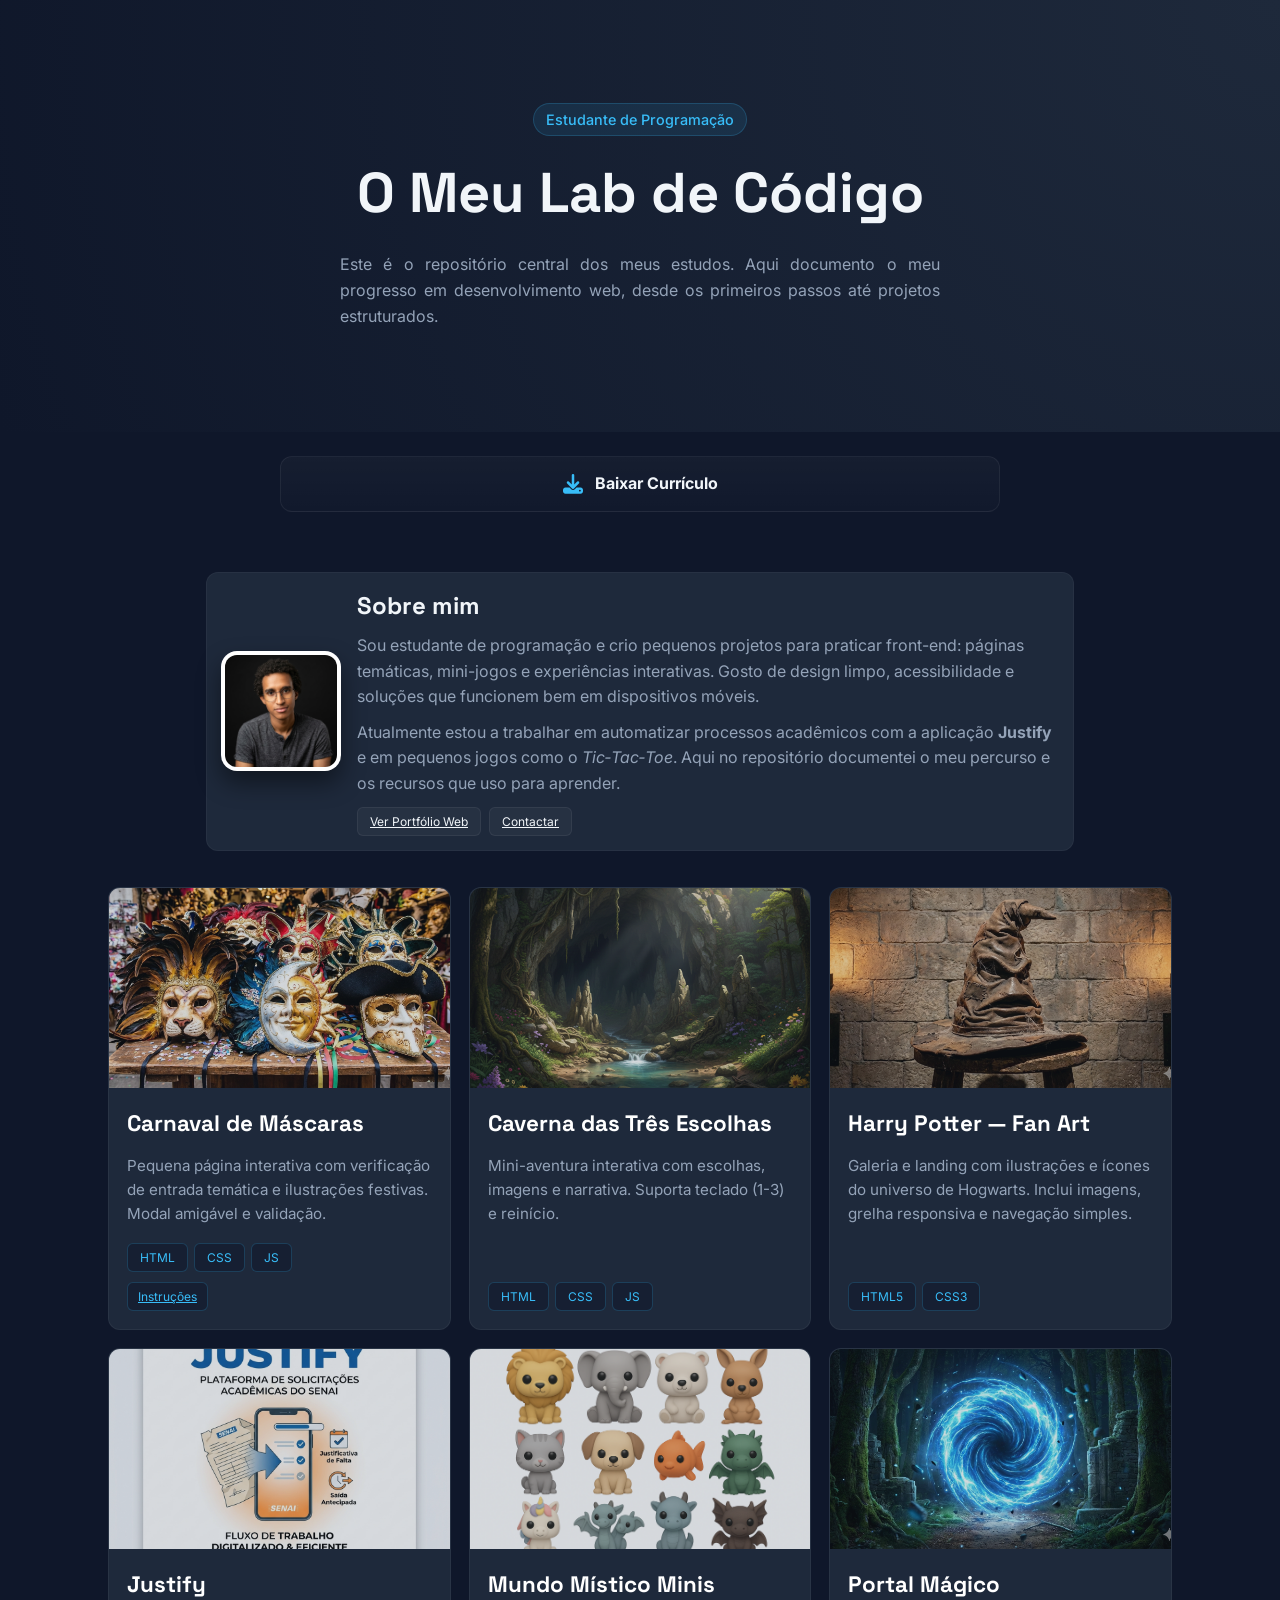
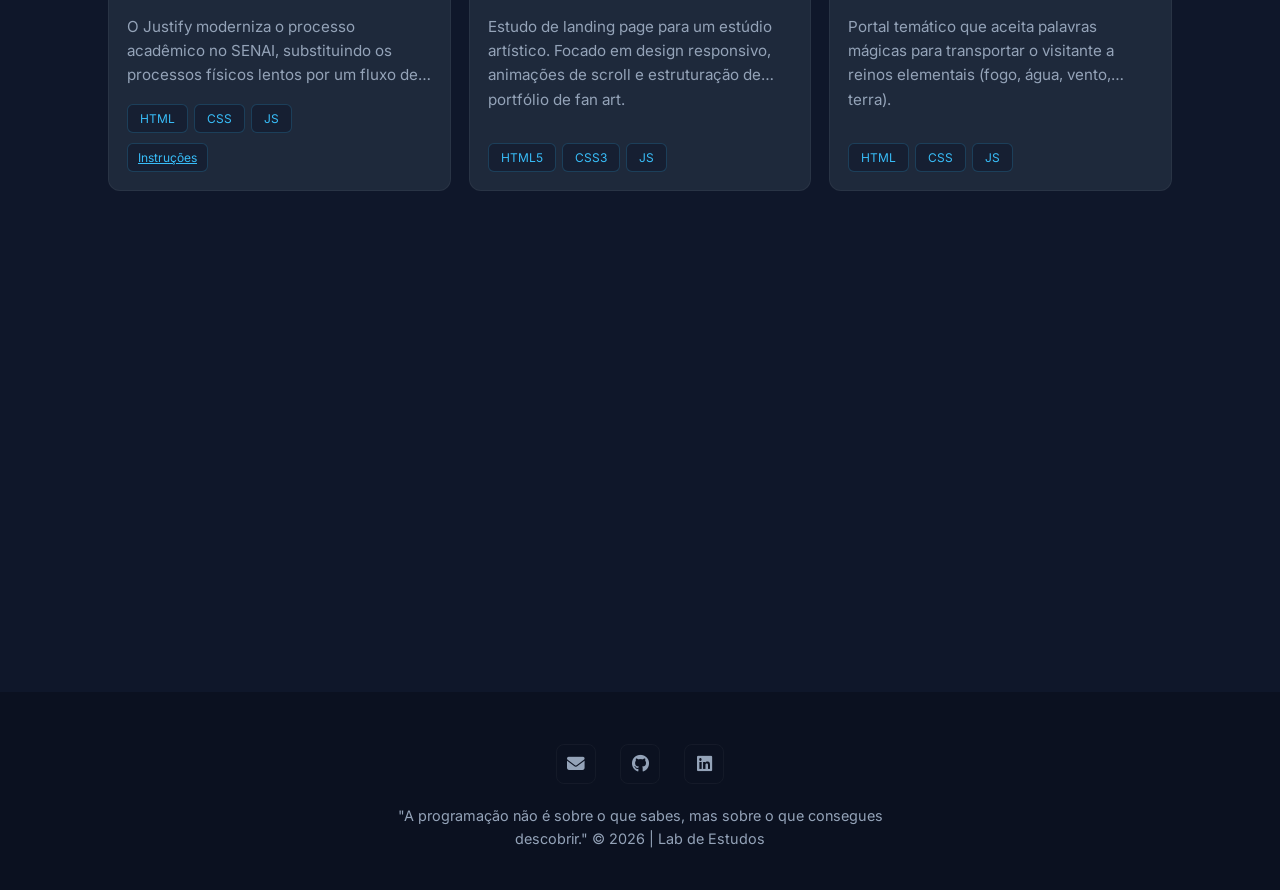
<file: index.html>
<!DOCTYPE html>
<html lang="pt-pt">
<head>
    <meta charset="UTF-8">
    <meta name="viewport" content="width=device-width, initial-scale=1.0">
    <title>Arquivo de Aprendizagem | O Meu Percurso Dev</title>
    <meta name="description" content="Portfólio de estudos e projetos pessoais: mini-jogos, páginas temáticas e exemplos de front-end com HTML, CSS e JavaScript.">
    
    <!-- Fonts -->
    <link rel="preconnect" href="https://fonts.googleapis.com">
    <link rel="preconnect" href="https://fonts.gstatic.com" crossorigin>
    <link href="https://fonts.googleapis.com/css2?family=Inter:wght@300;400;700&family=Space+Grotesk:wght@500;700&display=swap" rel="stylesheet">
    
    <!-- Icons -->
    <link rel="stylesheet" href="https://cdnjs.cloudflare.com/ajax/libs/font-awesome/6.5.2/css/all.min.css" />
    <link rel="stylesheet" href="style.css">
</head>
<body>

    <header>
        <div class="profile-tag reveal">Estudante de Programação</div>
        <h1 class="reveal">O Meu Lab de Código</h1>
        <p class="reveal">Este é o repositório central dos meus estudos. Aqui documento o meu progresso em desenvolvimento web, desde os primeiros passos até projetos estruturados.</p>
    </header>

    <!-- CTA: Barra centralizada de download do Currículo -->
    <div class="download-cta-wrapper reveal">
        <a href="Portfolio/Curriculo-Maiderson.pdf" download class="download-cta" aria-label="Baixar Currículo">
            <i class="fas fa-download" aria-hidden="true"></i>
            <span>Baixar Currículo</span>
        </a>
    </div>

    <!-- SEÇÃO: SOBRE MIM -->
    <section class="about-section reveal" aria-labelledby="sobre-titulo">
        <div class="about-inner">
            <div class="about-thumb" aria-hidden="true">
                <img src="Maiderson.png" alt="Maiderson" class="about-avatar" width="120" height="120">
            </div>
            <div class="about-content">
                <h2 id="sobre-titulo">Sobre mim</h2>
                <p>Sou estudante de programação e crio pequenos projetos para praticar front-end: páginas temáticas, mini-jogos e experiências interativas. Gosto de design limpo, acessibilidade e soluções que funcionem bem em dispositivos móveis.</p>
                <p>Atualmente estou a trabalhar em automatizar processos acadêmicos com a aplicação <strong>Justify</strong> e em pequenos jogos como o <em>Tic‑Tac‑Toe</em>. Aqui no repositório documentei o meu percurso e os recursos que uso para aprender.</p>
                <div class="about-actions">
                    <a href="https://maidersoncriativodigital-gif.github.io/Portf-lio_Web-/" class="tech-badge">Ver Portfólio Web</a>
                    <a href="#social-links" class="tech-badge">Contactar</a>
                </div>
            </div>
        </div>
    </section>

    <main class="projects-section">
        <div class="projects-grid">

            <!-- PROJETO: CARNAVAL DE MÁSCARAS -->
            <div class="project-card reveal" data-href="Carnaval-de-Mascaras/index.html">
                <div class="project-thumb">
                    <img src="Carnaval-de-Mascaras/Máscaras.png" alt="Carnaval de Máscaras">
                </div>
                <div class="project-content">
                    <h3>Carnaval de Máscaras</h3>
                    <p>Pequena página interativa com verificação de entrada temática e ilustrações festivas. Modal amigável e validação.</p>
                    <div class="tech-stack">
                        <span class="tech-badge">HTML</span>
                        <span class="tech-badge">CSS</span>
                        <span class="tech-badge">JS</span>
                    </div>
                    <div class="project-links">
                        <a href="Carnaval-de-Mascaras/INSTRUCTIONS.md" class="tech-badge" target="_blank">Instruções</a>
                    </div>
                </div>
            </div>

            <!-- PROJETO: CAVERNA DAS TRÊS ESCOLHAS -->
            <div class="project-card reveal" data-href="Caverna-das-Tres-Escolhas/index.html">
                <div class="project-thumb">
                    <img src="Caverna-das-Tres-Escolhas/Caverna.png" alt="Caverna das Três Escolhas">
                </div>
                <div class="project-content">
                    <h3>Caverna das Três Escolhas</h3>
                    <p>Mini-aventura interativa com escolhas, imagens e narrativa. Suporta teclado (1-3) e reinício.</p>
                    <div class="tech-stack">
                        <span class="tech-badge">HTML</span>
                        <span class="tech-badge">CSS</span>
                        <span class="tech-badge">JS</span>
                    </div>
                </div>
            </div>

            <!-- PROJETO: HARRY POTTER -->
            <div class="project-card reveal" data-href="Harry-Potter/index.html">
                <div class="project-thumb">
                    <img src="Harry-Potter/Chapéu Seletor.jpg" alt="Harry Potter">
                </div>
                <div class="project-content">
                    <h3>Harry Potter — Fan Art</h3>
                    <p>Galeria e landing com ilustrações e ícones do universo de Hogwarts. Inclui imagens, grelha responsiva e navegação simples.</p>
                    <div class="tech-stack">
                        <span class="tech-badge">HTML5</span>
                        <span class="tech-badge">CSS3</span>
                    </div>
                </div>
            </div>

            <!-- PROJETO: JUSTIFY -->
            <div class="project-card reveal" data-href="Justify/index.html">
                <div class="project-thumb">
                    <img src="Justify/justify.png" alt="Justify">
                </div>
                <div class="project-content">
                    <h3>Justify</h3>
                    <p>O Justify moderniza o processo acadêmico no SENAI, substituindo os processos físicos lentos por um fluxo de trabalho (workflow) digitalizado.</p>
                    <div class="tech-stack">
                        <span class="tech-badge">HTML</span>
                        <span class="tech-badge">CSS</span>
                        <span class="tech-badge">JS</span>
                    </div>
                    <div class="project-links">
                        <a href="Justify/INSTRUCTIONS.md" class="tech-badge" target="_blank">Instruções</a>
                    </div>
                </div>
            </div>

            <!-- PROJETO 1: MUNDO MÍSTICO -->
            <div class="project-card reveal" data-href="Mundo-Mini/index.html">
                <div class="project-thumb">
                    <img src="Mundo-Mini/Coleção.png" alt="Mundo Místico">
                </div>
                <div class="project-content">
                    <h3>Mundo Místico Minis</h3>
                    <p>Estudo de landing page para um estúdio artístico. Focado em design responsivo, animações de scroll e estruturação de portfólio de fan art.</p>
                    <div class="tech-stack">
                        <span class="tech-badge">HTML5</span>
                        <span class="tech-badge">CSS3</span>
                        <span class="tech-badge">JS</span>
                    </div>
                </div>
            </div>

            <!-- PROJETO: PORTAL MÁGICO -->
            <div class="project-card reveal" data-href="Portal-Magico/index.html">
                <div class="project-thumb">
                    <img src="Portal-Magico/Portal.png" alt="Portal Mágico">
                </div>
                <div class="project-content">
                    <h3>Portal Mágico</h3>
                    <p>Portal temático que aceita palavras mágicas para transportar o visitante a reinos elementais (fogo, água, vento, terra).</p>
                    <div class="tech-stack">
                        <span class="tech-badge">HTML</span>
                        <span class="tech-badge">CSS</span>
                        <span class="tech-badge">JS</span>
                    </div>
                </div>
            </div>

            <!-- PROJETO: RECEITAS -->
            <div class="project-card reveal" data-href="Receitas/index.html">
                <div class="project-thumb">
                    <img src="Receitas/Bolo de Chocolate Finalizado.jpg" alt="Receitas - Bolo de Chocolate">
                </div>
                <div class="project-content">
                    <h3>Receitas — Bolo</h3>
                    <p>Pequeno site de receitas com passo-a-passo, imagens do processo e layout pensado para leitura clara em dispositivos móveis.</p>
                    <div class="tech-stack">
                        <span class="tech-badge">HTML5</span>
                        <span class="tech-badge">CSS</span>
                    </div>
                </div>
            </div>

            <!-- PROJETO: TIC-TAC-TOE -->
            <div class="project-card reveal" data-href="Jogo-da-Velha/index.html">
                <div class="project-thumb">
                    <img src="Jogo-da-Velha/thumbnail.svg" alt="Tic Tac Toe">
                </div>
                <div class="project-content">
                    <h3>Tic-Tac-Toe</h3>
                    <p>Jogo clássico implementado com HTML, CSS e JavaScript. Inclui lógica de jogador contra jogador e visualização interativa.</p>
                    <div class="tech-stack">
                        <span class="tech-badge">HTML5</span>
                        <span class="tech-badge">CSS3</span>
                        <span class="tech-badge">JS</span>
                    </div>
                    <div class="project-links">
                        <a href="Jogo-da-Velha/INSTRUCTIONS.md" class="tech-badge" target="_blank">Instruções</a>
                    </div>
                </div>
            </div>

        </div>
    </main>

    <footer>
        <div id="social-links" class="social-links">
            <a href="mailto:maidersoncriativodigital@gmail.com" title="Enviar email" class="social-email"><i class="fas fa-envelope"></i></a>
            <a href="https://maidersoncriativodigital-gif.github.io/Hub-de-Projetos/" target="_blank" rel="noopener noreferrer"><i class="fab fa-github"></i></a>
            <a href="https://www.linkedin.com/in/maiderson-junio-257018354?utm_source=share_via&utm_content=profile&utm_medium=member_android" target="_blank" rel="noopener noreferrer"><i class="fab fa-linkedin"></i></a>
        </div>
        <p style="font-size: 0.9rem; color: var(--text-secondary); max-width: 500px; margin: 0 auto;">
            "A programação não é sobre o que sabes, mas sobre o que consegues descobrir." &copy; 2026 | Lab de Estudos
        </p>
    </footer>
    <script src="script.js" defer></script>
</body>
</html>
</file>
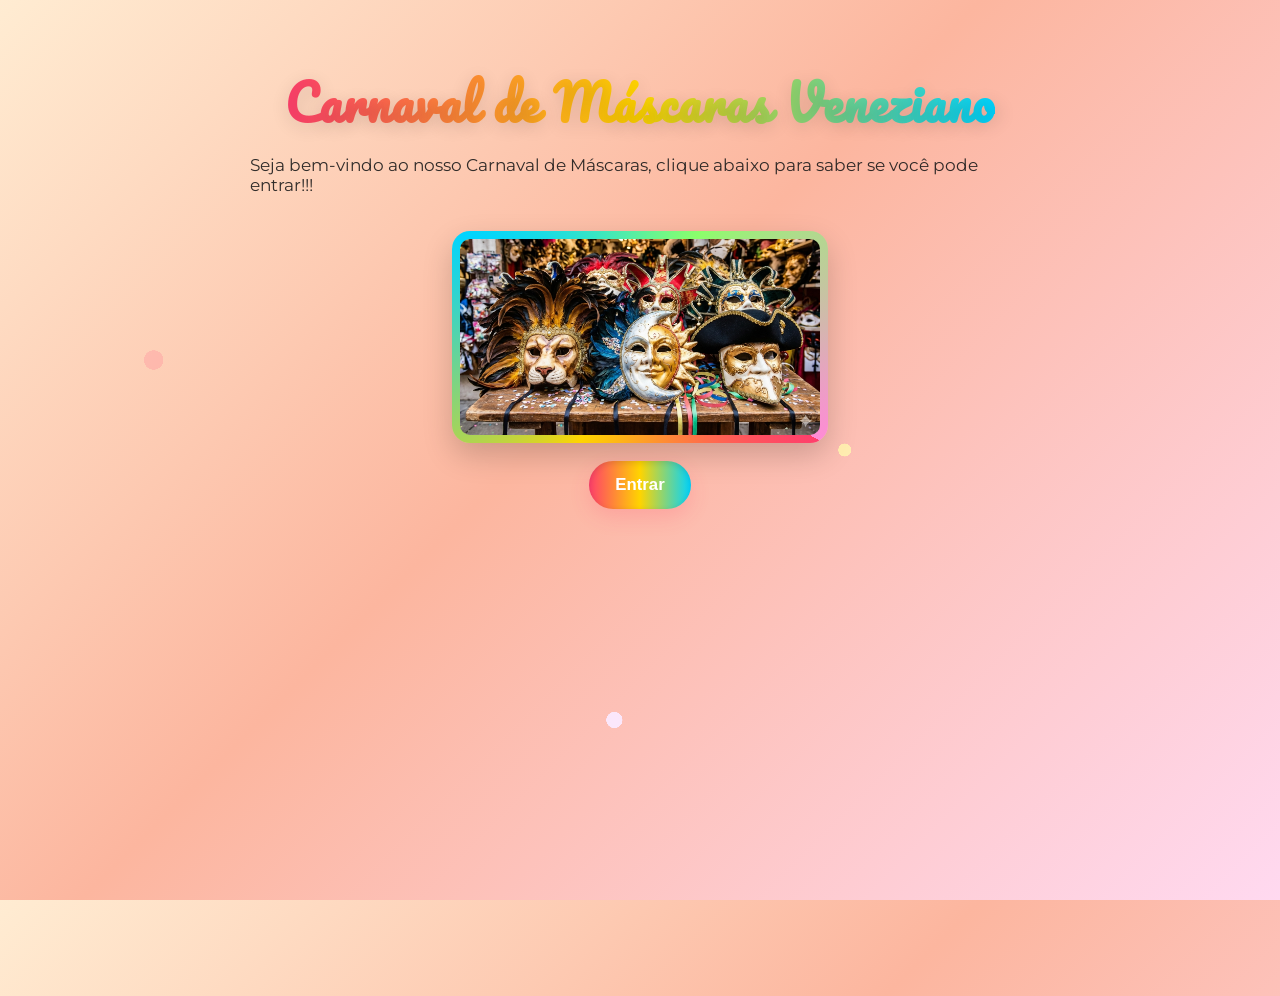
<file: Carnaval-de-Mascaras/index.html>
<!DOCTYPE html>
<html lang="pt-br">
<head>
    <meta charset="UTF-8">
    <meta name="viewport" content="width=device-width, initial-scale=1.0">
    <title>Entrada no Carnaval de Máscaras Veneziano</title>
    <link rel="stylesheet" href="style.css">
</head>
<body>
    <h1>Carnaval de Máscaras Veneziano</h1>

    <p>
        Seja bem-vindo ao nosso Carnaval de Máscaras, clique abaixo para saber se você pode entrar!!!
    </p>

    <img src="Máscaras.png" alt="Máscaras Coloridas" id="máscara">

    <button id="entrada">Entrar</button>

    <!-- Modal de entrada (inicialmente escondido) -->
    <div id="modal" class="modal" hidden>
        <div class="modal-dialog" role="dialog" aria-modal="true" aria-labelledby="modal-title">
            <button class="modal-close" aria-label="Fechar modal">×</button>
            <h2 id="modal-title">Verificar entrada</h2>

            <form id="entrada-form">
                <label for="nome">Nome</label>
                <input id="nome" name="nome" type="text" autocomplete="name" required />

                <label for="idade">Idade</label>
                <input id="idade" name="idade" type="number" min="0" inputmode="numeric" required />

                <label for="mascara">Está usando máscara?</label>
                <select id="mascara" name="mascara">
                    <option value="sim">Sim</option>
                    <option value="nao">Não</option>
                </select>

                <div class="modal-actions">
                    <button type="submit" class="btn-primary">Verificar</button>
                    <button type="button" id="btn-cancel" class="btn-secondary">Cancelar</button>
                </div>
            </form>

            <div id="resultado" class="resultado" hidden></div>
        </div>
    </div>

    <script src="script.js" defer></script>
</body>
</html>
</file>
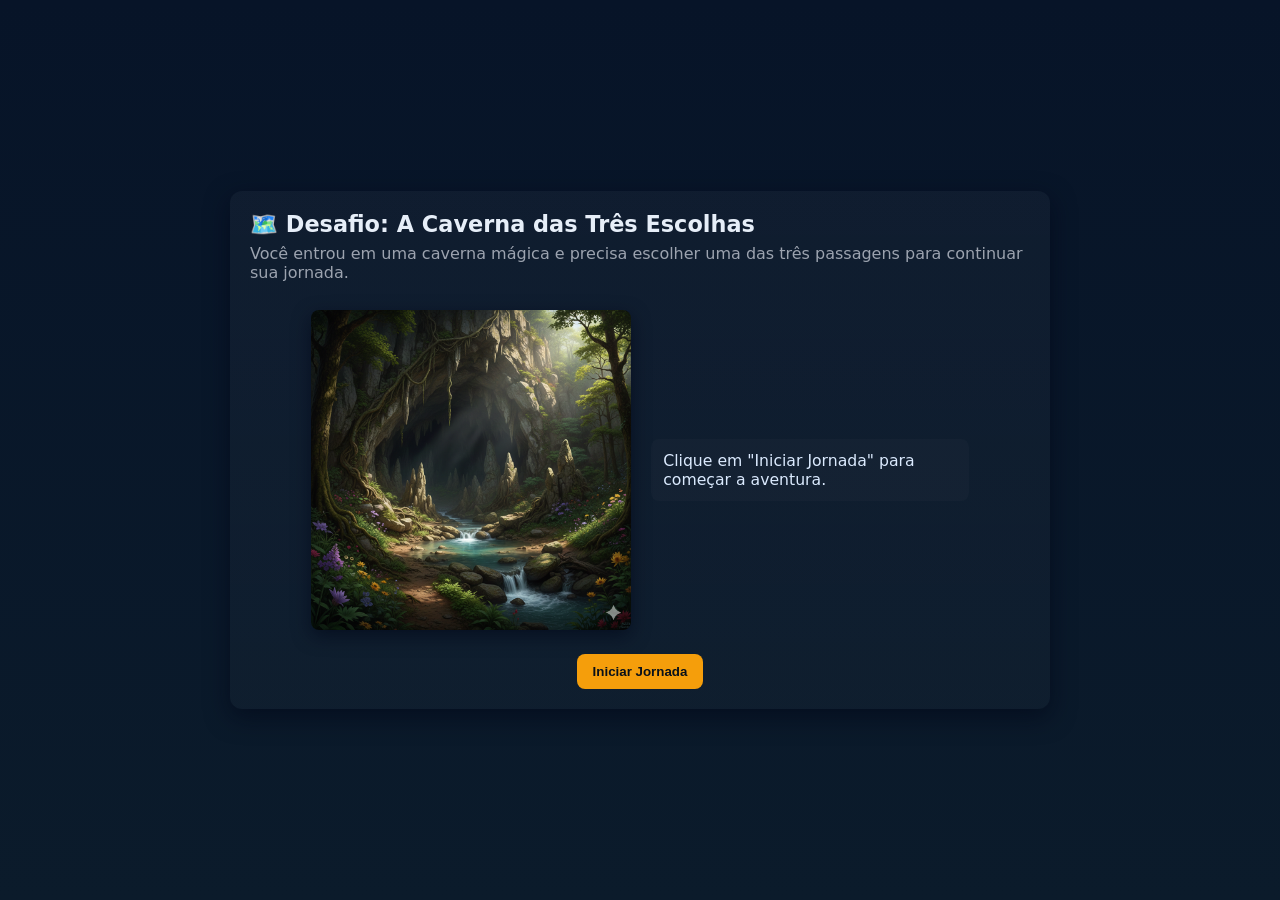
<file: Caverna-das-Tres-Escolhas/index.html>
<!DOCTYPE html>
<html lang="pt-br">
  <head>
  <meta charset="UTF-8">
  <title>Desafio - Caverna das Três Escolhas</title>
  <link rel="stylesheet" href="style.css">
  </head>
<body>
  <div class="container">
    <header>
      <h2>🗺️ Desafio: A Caverna das Três Escolhas</h2>
      <p id="intro">Você entrou em uma caverna mágica e precisa escolher uma das três passagens para continuar sua jornada.</p>
    </header>

    <main>
      <div class="stage">
        <img src="Caverna.png" alt="Entrada de uma caverna!" id="Image">
        <div id="narrativa" aria-live="polite">Clique em "Iniciar Jornada" para começar a aventura.</div>
      </div>

      <div class="controls">
        <button id="start" class="primary">Iniciar Jornada</button>
        <div class="choices" id="choices" aria-hidden="true">
          <button class="choice" data-choice="1" disabled>Passagem 1</button>
          <button class="choice" data-choice="2" disabled>Passagem 2</button>
          <button class="choice" data-choice="3" disabled>Passagem 3</button>
        </div>
        <button id="reset" class="secondary" aria-hidden="true" style="display:none">Reiniciar</button>
      </div>
    </main>
  </div>

  <script src="script.js"></script>
</body>
</html>
</file>
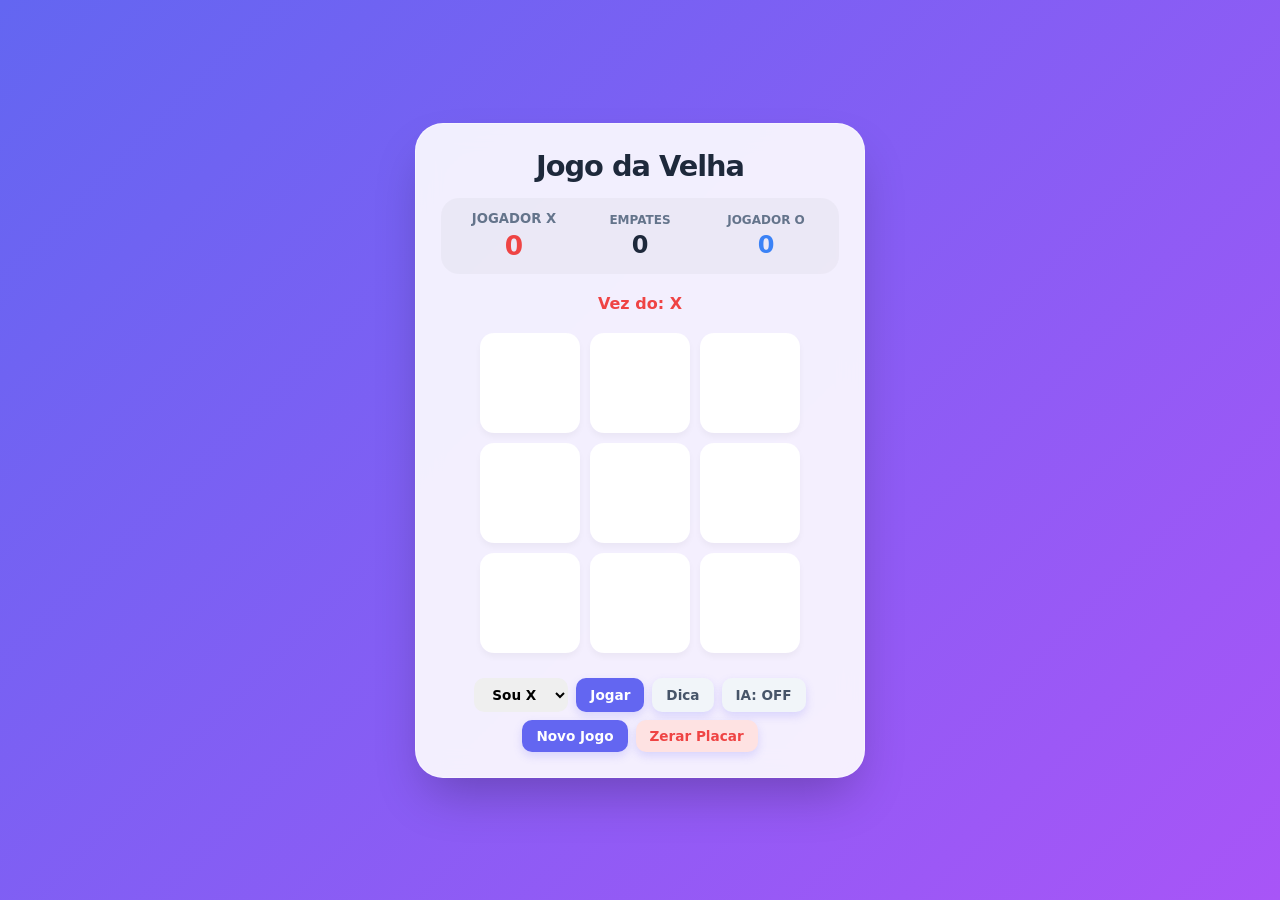
<file: Jogo-da-Velha/index.html>
<!DOCTYPE html>
<html lang="pt-br">
<head>
    <meta charset="UTF-8">
    <meta name="viewport" content="width=device-width, initial-scale=1.0">
    <title>Jogo da Velha Pro</title>
    <link rel="stylesheet" href="style.css">
</head>
<body>
    <div class="container">
        <h1>Jogo da Velha</h1>
        
        <div class="scoreboard">
            <div class="score-item" id="item-x">
                <span class="score-label">Jogador X</span>
                <span class="score-value" id="score-x">0</span>
            </div>
            <div class="score-item">
                <span class="score-label">Empates</span>
                <span class="score-value" id="score-draws">0</span>
            </div>
            <div class="score-item" id="item-o">
                <span class="score-label">Jogador O</span>
                <span class="score-value" id="score-o">0</span>
            </div>
        </div>

    <div id="status" aria-live="polite">Vez do: X</div>
    <div class="board" id="board" role="grid" aria-label="Tabuleiro do Jogo da Velha"></div>
        
        <div class="controls">
            <select id="sideSelect">
                <option value="X">Sou X</option>
                <option value="O">Sou O</option>
            </select>
            <button id="confirmSide">Jogar</button>
            <button id="suggest" class="secondary">Dica</button>
            <button id="aiToggle" class="secondary">IA: OFF</button>
            <button id="reset">Novo Jogo</button>
            <button id="clearScore" class="danger">Zerar Placar</button>
        </div>
    </div>

    <script src="script.js" defer></script>
</body>
</html>
</file>
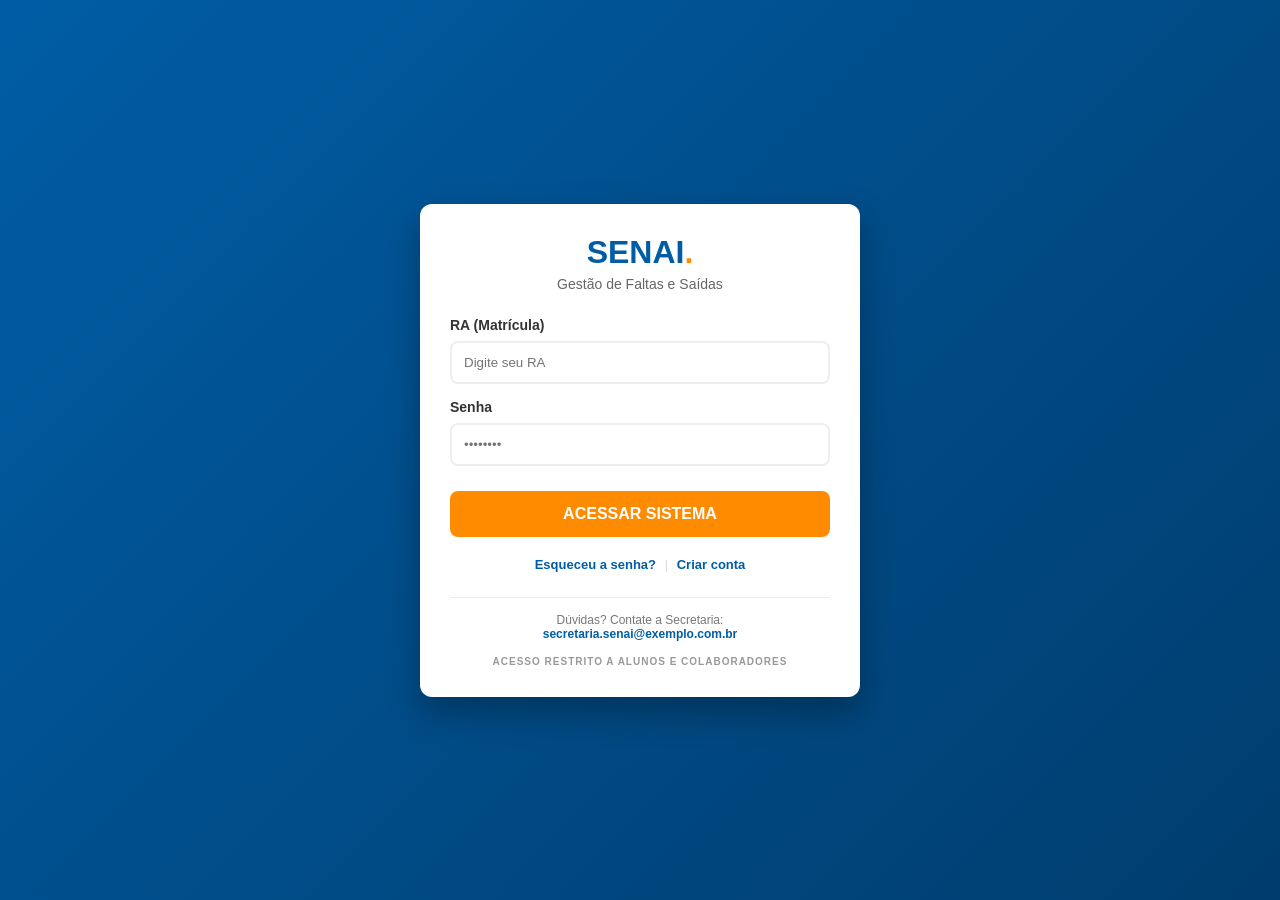
<file: Justify/index.html>
<!DOCTYPE html>
<html lang="pt-br">
<head>
    <meta charset="UTF-8">
    <meta name="viewport" content="width=device-width, initial-scale=1.0">
    <title>Login - Sistema SGA SENAI</title>
    <style>
        :root {
            --senai-blue: #005DA5;
            --senai-orange: #FF8C00;
        }

        body {
            font-family: 'Segoe UI', sans-serif;
            background: linear-gradient(135deg, var(--senai-blue) 0%, #003d6e 100%);
            height: 100vh;
            margin: 0;
            display: flex;
            justify-content: center;
            align-items: center;
        }

        .login-card {
            background: white;
            padding: 30px;
            border-radius: 12px;
            box-shadow: 0 15px 35px rgba(0,0,0,0.3);
            width: 100%;
            max-width: 380px;
            text-align: center;
        }

        .logo-area {
            font-size: 32px;
            font-weight: bold;
            color: var(--senai-blue);
            margin-bottom: 5px;
        }

        .logo-area span { color: var(--senai-orange); }

        .subtitle { color: #666; margin-bottom: 25px; font-size: 14px; margin-top: 0; }

        /* CORREÇÃO: Ocultar erro por padrão */
        #erro {
            display: none;
            background: #f8d7da;
            color: #721c24;
            padding: 10px;
            border-radius: 5px;
            margin-bottom: 20px;
            font-size: 13px;
            border: 1px solid #f5c6cb;
        }

        .input-group {
            text-align: left;
            margin-bottom: 15px;
        }

        label {
            display: block;
            margin-bottom: 8px;
            font-weight: 600;
            color: #333;
            font-size: 14px;
        }

        input {
            width: 100%;
            padding: 12px;
            border: 2px solid #eee;
            border-radius: 8px;
            box-sizing: border-box;
            transition: 0.3s;
        }

        input:focus {
            border-color: var(--senai-orange);
            outline: none;
        }

        .btn-login {
            width: 100%;
            background: var(--senai-orange);
            color: white;
            padding: 14px;
            border: none;
            border-radius: 8px;
            font-size: 16px;
            font-weight: bold;
            cursor: pointer;
            transition: 0.3s;
            margin-top: 10px;
        }

        .btn-login:hover {
            background: #e67e00;
            transform: translateY(-2px);
        }

        .footer-links {
            margin-top: 20px;
            font-size: 13px;
            color: #666;
        }

        .link-footer {
            color: var(--senai-blue);
            text-decoration: none;
            font-weight: 600;
        }

        .restrito {
            display: block;
            margin-top: 15px;
            font-size: 10px;
            color: #999;
            text-transform: uppercase;
            letter-spacing: 1px;
        }

        .footer-contato {
            margin-top: 25px;
            padding-top: 15px;
            border-top: 1px solid #eee;
            font-size: 12px;
            color: #777;
        }

        .footer-contato a {
            color: var(--senai-blue);
            text-decoration: none;
            font-weight: bold;
        }
    </style>
</head>
<body>

<div class="login-card">
    <div class="logo-area">SENAI<span>.</span></div>
    <p class="subtitle">Gestão de Faltas e Saídas</p>

    <div id="erro">RA ou Senha incorretos!</div>

    <form id="loginForm">
        <div class="input-group">
            <label>RA (Matrícula)</label>
            <input type="text" id="ra" placeholder="Digite seu RA" maxlength="10" required>
        </div>

        <div class="input-group">
            <label>Senha</label>
            <input type="password" id="senha" placeholder="••••••••" required>
        </div>

        <button type="submit" class="btn-login">ACESSAR SISTEMA</button>
    </form>

    <div class="footer-links">
        <a href="#" class="link-footer">Esqueceu a senha?</a> 
        <span style="color: #ddd; margin: 0 5px;">|</span>
        <a href="#" class="link-footer">Criar conta</a>
    </div>

    <div class="footer-contato">
        Dúvidas? Contate a Secretaria: <br>
        <a href="mailto:secretaria.senai@exemplo.com.br">secretaria.senai@exemplo.com.br</a>
    </div>

    <strong class="restrito">Acesso Restrito a Alunos e Colaboradores</strong>
</div>

<script>
    document.getElementById('loginForm').addEventListener('submit', function(e) {
        e.preventDefault();
        const ra = document.getElementById('ra').value;
        const senha = document.getElementById('senha').value;
        const erroDiv = document.getElementById('erro');

        // Lógica de Redirecionamento
        if (ra === "admin" && senha === "1234") {
            window.location.href = "dashboard.html"; // Vai para a secretaria
        } else if (ra.length >= 5 && senha.length >= 4) {
            window.location.href = "dashboard_aluno.html"; // Vai para o portal do aluno
        } else {
            erroDiv.style.display = 'block';
        }
    });
</script>

</body>
</html>
</file>
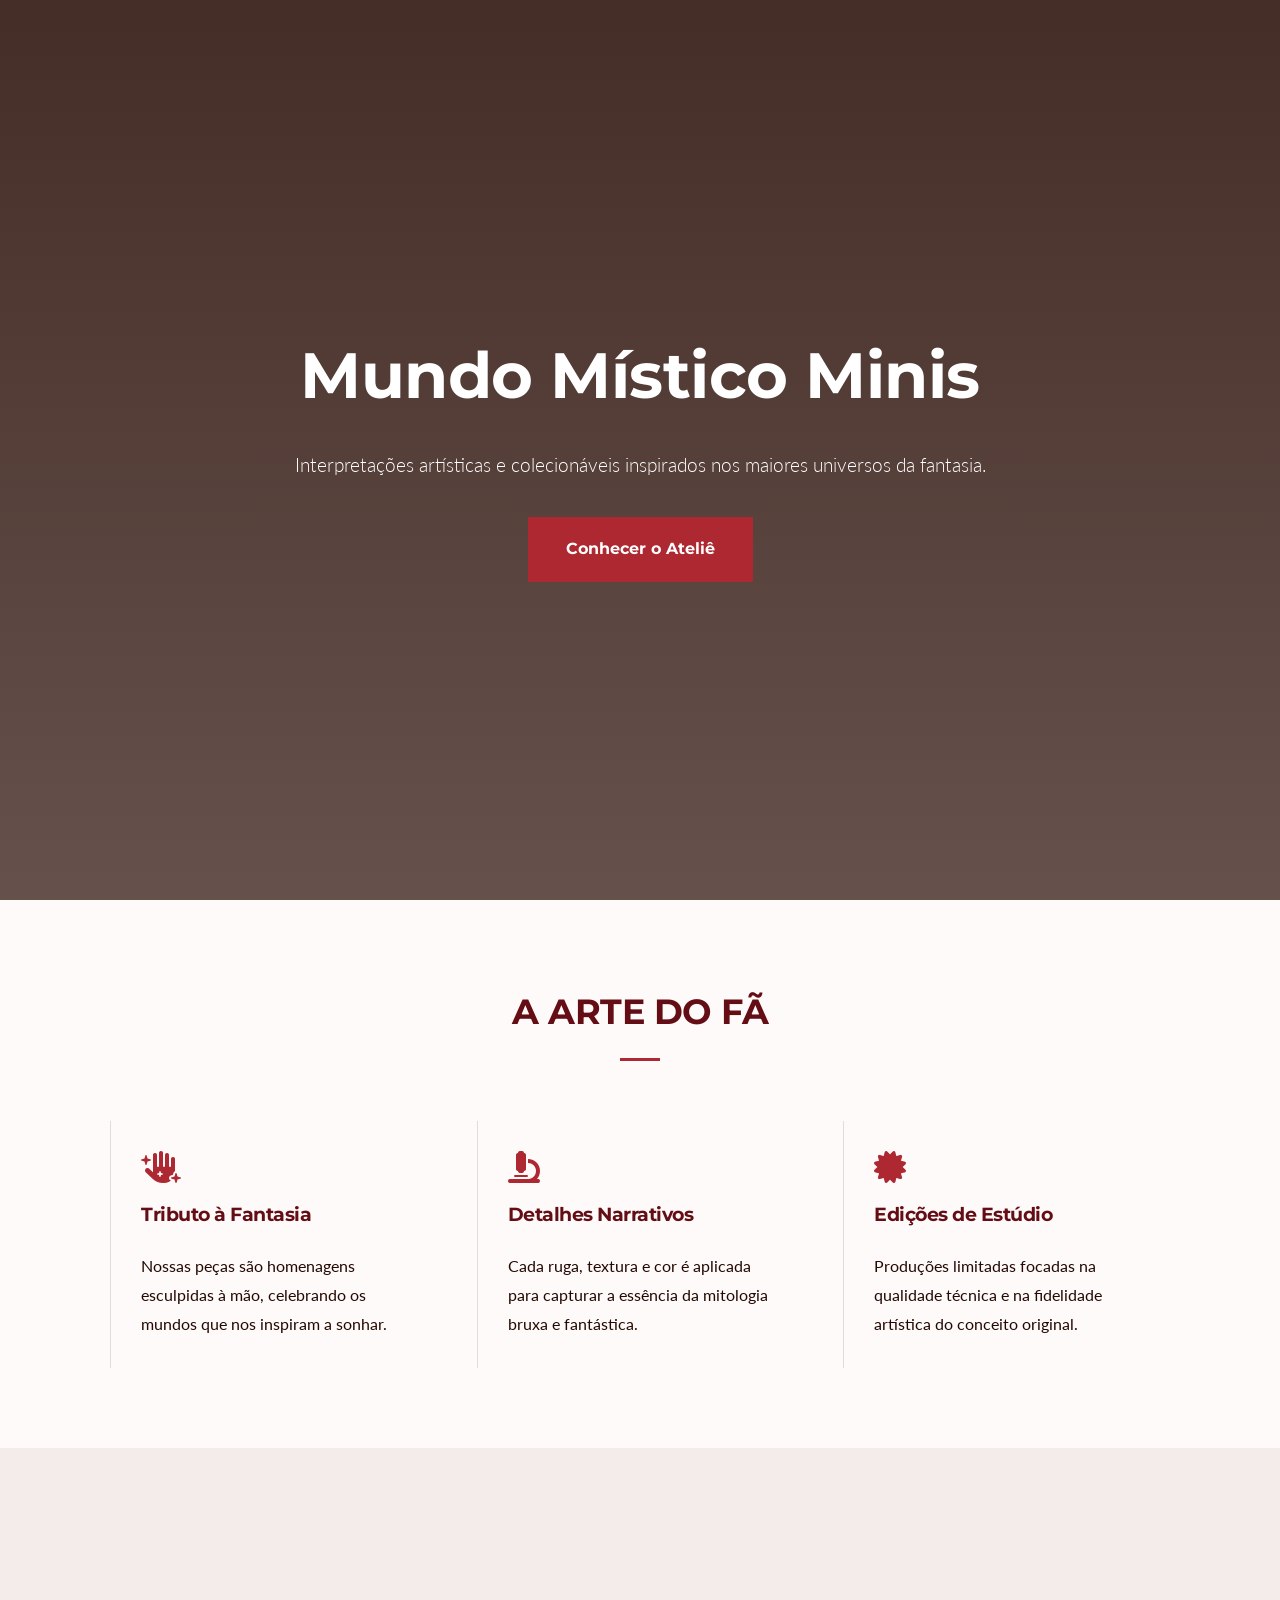
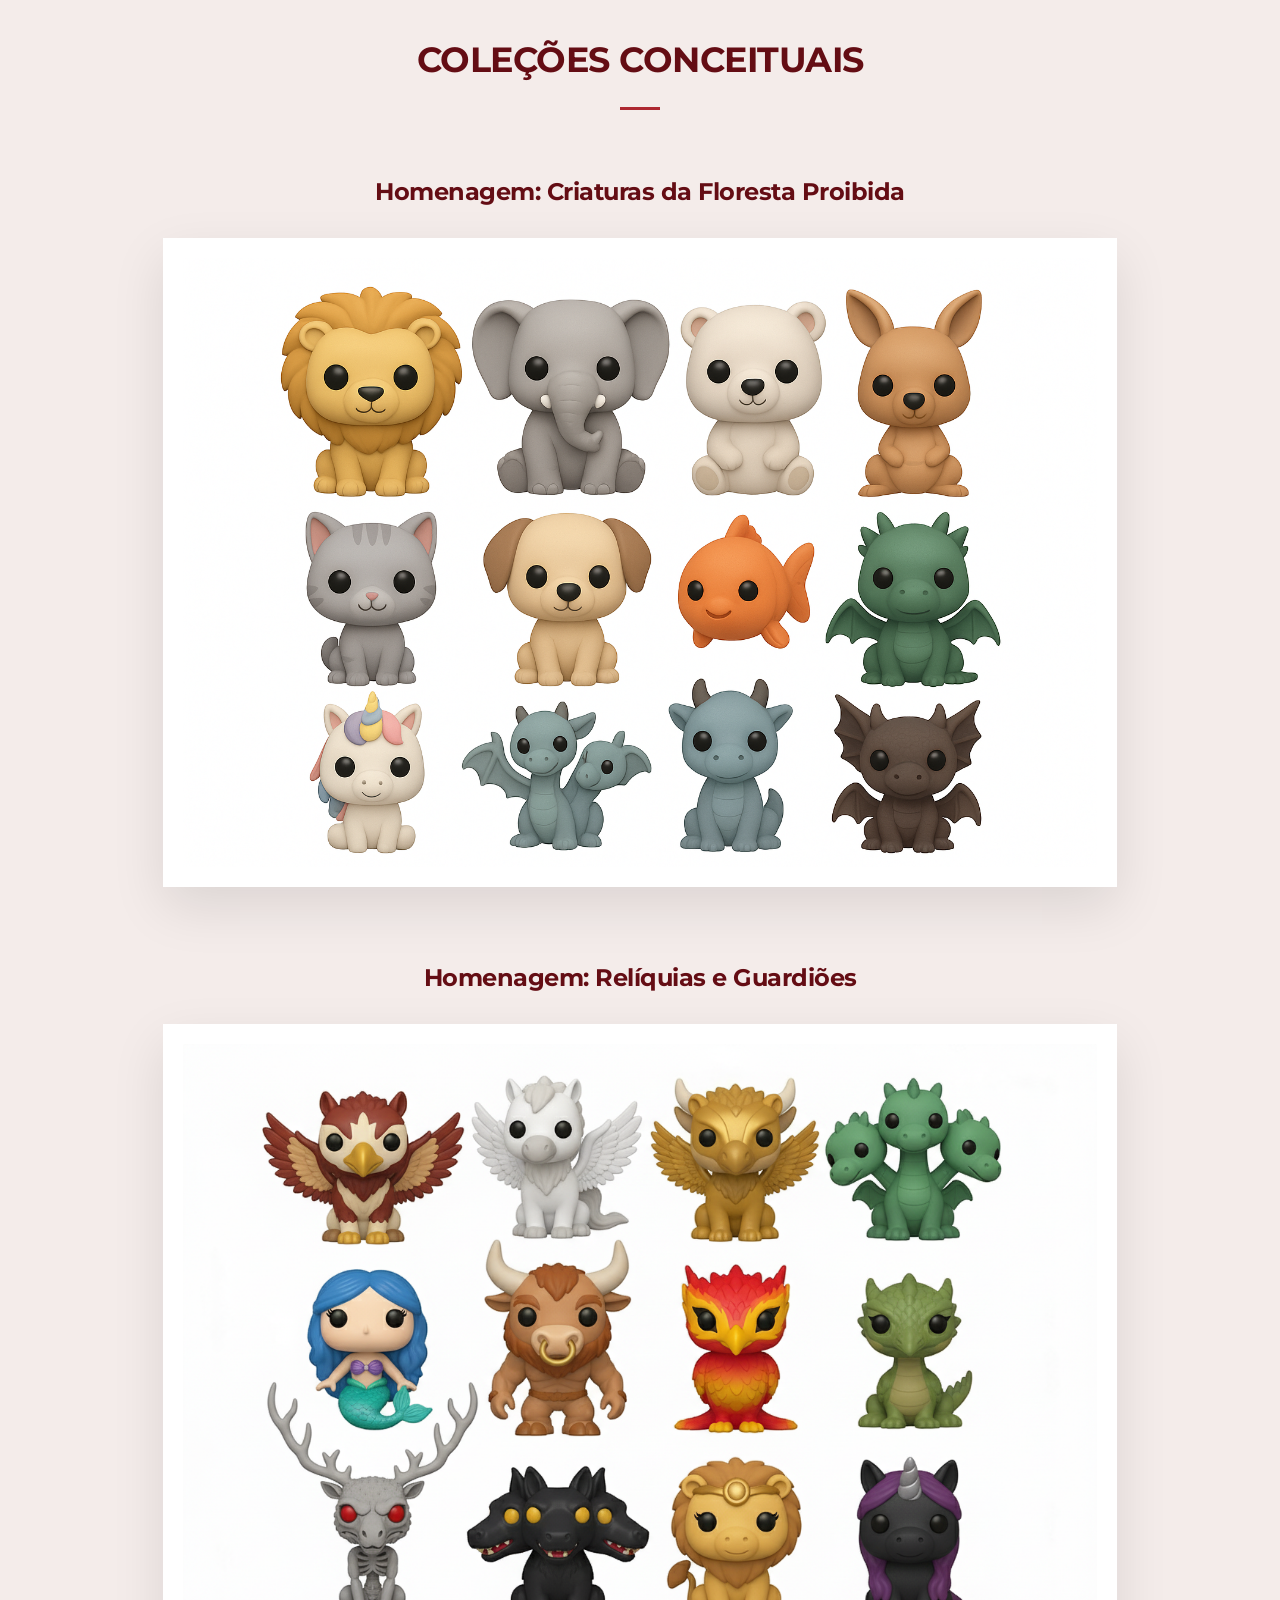
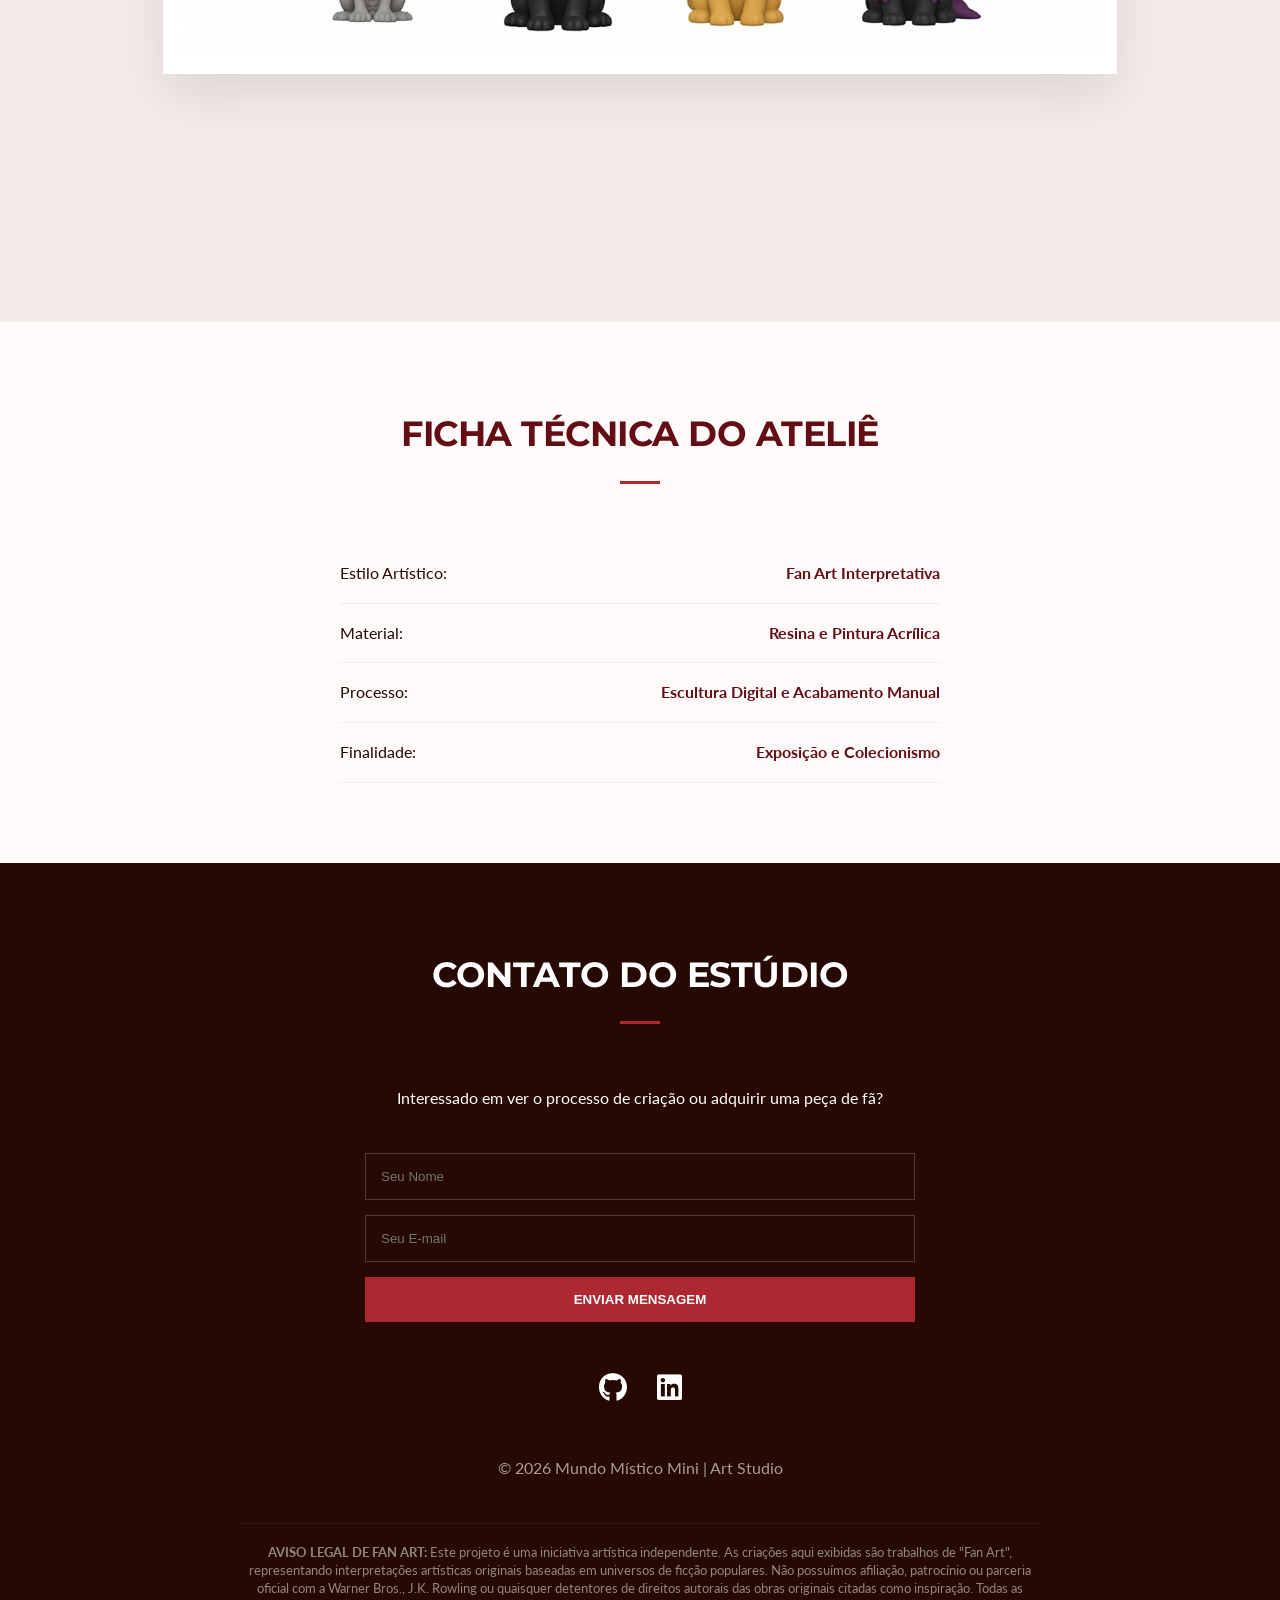
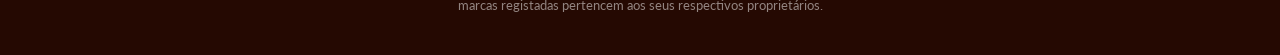
<file: Mundo-Mini/index.html>
<!DOCTYPE html>
<html lang="pt-br">
<head>
    <meta charset="UTF-8">
    <meta name="viewport" content="width=device-width, initial-scale=1.0">
    <title>Mundo Místico Mini | Fan Art & Design Studio</title>
    
    <!-- Fonts -->
    <link rel="preconnect" href="https://fonts.googleapis.com">
    <link rel="preconnect" href="https://fonts.gstatic.com" crossorigin>
    <link href="https://fonts.googleapis.com/css2?family=Montserrat:wght@700&family=Lato:wght@400;700&display=swap" rel="stylesheet">
    
    <!-- Icons (Font Awesome) -->
    <link rel="stylesheet" href="https://cdnjs.cloudflare.com/ajax/libs/font-awesome/6.5.2/css/all.min.css" />
    <link rel="stylesheet" href="style.css">
</head>
<body>

    <!-- HERO -->
    <header class="hero-section">
        <div class="hero-content">
            <h1 class="reveal">Mundo Místico Minis</h1>
            <p class="subtitle reveal">Interpretações artísticas e colecionáveis inspirados nos maiores universos da fantasia.</p>
            <a href="#estudio" class="cta-button reveal">Conhecer o Ateliê</a>
        </div>
    </header>

    <main id="estudio">
        <!-- MANIFESTO -->
        <section class="container">
            <h2 class="reveal">A Arte do Fã</h2>
            <div class="manifesto-grid">
                <div class="art-card reveal">
                    <i class="fas fa-hand-sparkles"></i>
                    <h3>Tributo à Fantasia</h3>
                    <p>Nossas peças são homenagens esculpidas à mão, celebrando os mundos que nos inspiram a sonhar.</p>
                </div>
                <div class="art-card reveal">
                    <i class="fas fa-microscope"></i>
                    <h3>Detalhes Narrativos</h3>
                    <p>Cada ruga, textura e cor é aplicada para capturar a essência da mitologia bruxa e fantástica.</p>
                </div>
                <div class="art-card reveal">
                    <i class="fas fa-certificate"></i>
                    <h3>Edições de Estúdio</h3>
                    <p>Produções limitadas focadas na qualidade técnica e na fidelidade artística do conceito original.</p>
                </div>
            </div>
        </section>

        <!-- GALERIA FAN ART -->
        <section class="fanart-gallery">
            <div class="container">
                <h2 class="reveal">Coleções Conceituais</h2>
                
                <div class="gallery-item reveal">
                    <h3>Homenagem: Criaturas da Floresta Proibida</h3>
                    <div class="frame">
                        
                        <img src="Coleção.png" alt="Exposição Artística">
                    </div>
                </div>

                <div class="gallery-item reveal">
                    <h3>Homenagem: Relíquias e Guardiões</h3>
                    <div class="frame">
                        
                        <img src="Coleção 2.png" alt="Exposição de Fan Art">
                    </div>
                </div>
            </div>
        </section>

        <!-- TÉCNICA -->
        <section class="container">
            <h2 class="reveal">Ficha Técnica do Ateliê</h2>
            <ul class="specs-list reveal">
                <li><span>Estilo Artístico:</span> <b>Fan Art Interpretativa</b></li>
                <li><span>Material:</span> <b>Resina e Pintura Acrílica</b></li>
                <li><span>Processo:</span> <b>Escultura Digital e Acabamento Manual</b></li>
                <li><span>Finalidade:</span> <b>Exposição e Colecionismo</b></li>
            </ul>
        </section>
    </main>

    <!-- FOOTER -->
    <footer>
        <div class="container" style="padding:0">
            <h2 style="color:white">Contato do Estúdio</h2>
            <p>Interessado em ver o processo de criação ou adquirir uma peça de fã?</p>
            
            <form class="form-estudio" action="https://formspree.io/f/xqayyekp" method="POST">
                <input type="text" name="nome" placeholder="Seu Nome" required>
                <input type="email" name="email" placeholder="Seu E-mail" required>
                <button type="submit">Enviar Mensagem</button>
                <p id="form-msg"></p>
            </form>

            <div class="social-links">
                <a href="https://maidersoncriativodigital-gif.github.io/Hub-de-Projetos/" target="_blank" rel="noopener noreferrer" title="GitHub"><i class="fab fa-github"></i></a>
                <a href="https://www.linkedin.com/in/maiderson-junio-257018354?utm_source=share_via&utm_content=profile&utm_medium=member_android" target="_blank" rel="noopener noreferrer" title="LinkedIn"><i class="fab fa-linkedin"></i></a>
            </div>
            
            <p style="opacity: 0.6;">&copy; 2026 Mundo Místico Mini | Art Studio</p>

            <div class="disclaimer">
                <b>AVISO LEGAL DE FAN ART:</b> Este projeto é uma iniciativa artística independente. As criações aqui exibidas são trabalhos de "Fan Art", representando interpretações artísticas originais baseadas em universos de ficção populares. Não possuímos afiliação, patrocínio ou parceria oficial com a Warner Bros., J.K. Rowling ou quaisquer detentores de direitos autorais das obras originais citadas como inspiração. Todas as marcas registadas pertencem aos seus respectivos proprietários.
            </div>
        </div>
    </footer>
    <script src="script.js"></script>
</body>
</html>
</file>
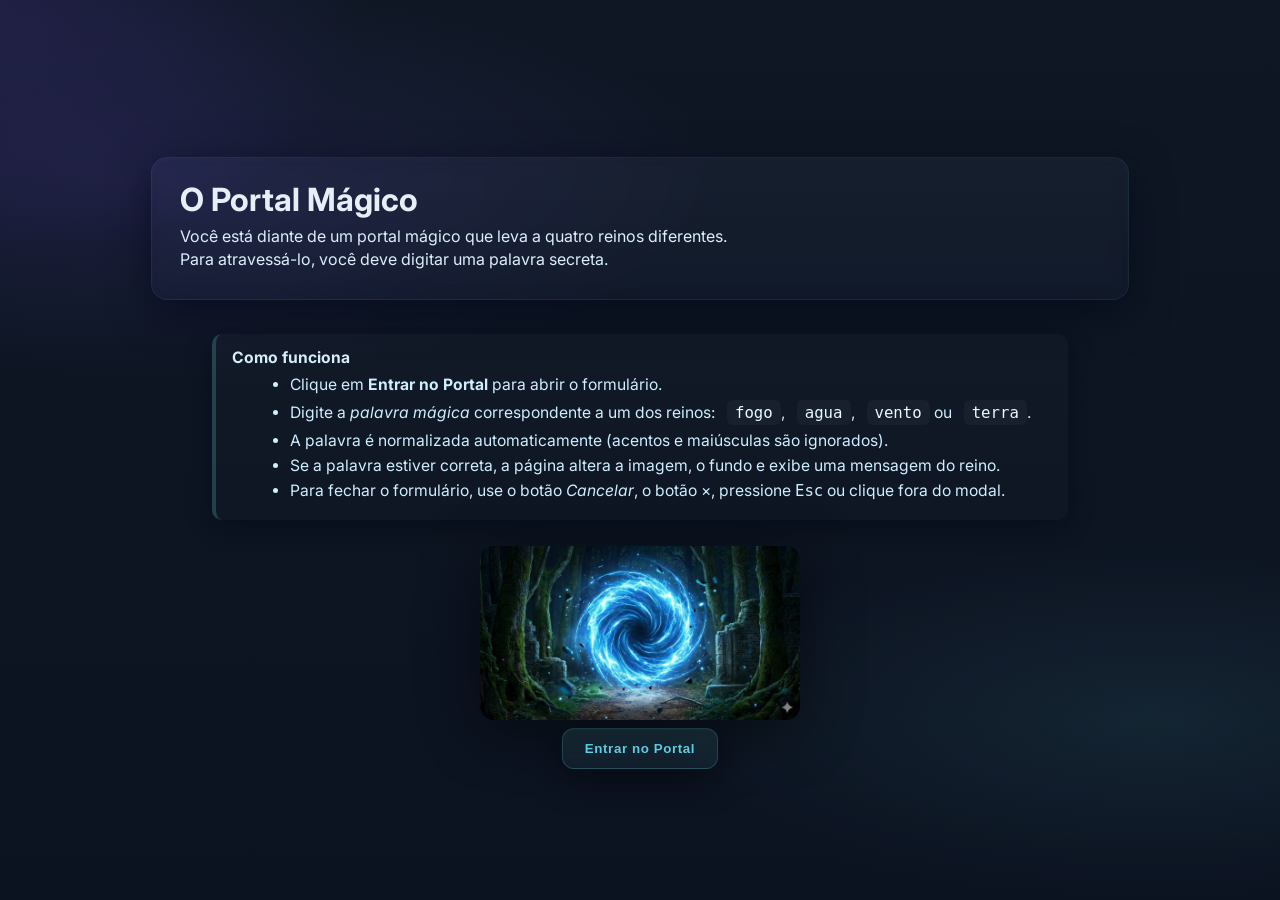
<file: Portal-Magico/index.html>
<!DOCTYPE html>
<html lang="en">
<head>

    <meta charset="UTF-8">
    <meta name="viewport" content="width=device-width, initial-scale=1.0">
    <title>Desafio – Portal Mágico </title>

    <link rel="stylesheet" href="style.css">
</head>
<body>
    <div class="bg-animated" aria-hidden="true"></div>
    <div class="page-wrap">
    <div class="hero">
        <h1>O Portal Mágico</h1>
        <p>
            Você está diante de um portal mágico que leva a quatro reinos diferentes. <br>
            Para atravessá-lo, você deve digitar uma palavra secreta.
        </p>
    </div>

        <div class="instructions" aria-live="polite">
            <strong>Como funciona</strong>
            <ul>
                <li>Clique em <strong>Entrar no Portal</strong> para abrir o formulário.</li>
                <li>Digite a <em>palavra mágica</em> correspondente a um dos reinos: <span class="hint">fogo</span>, <span class="hint">agua</span>, <span class="hint">vento</span> ou <span class="hint">terra</span>.</li>
                <li>A palavra é normalizada automaticamente (acentos e maiúsculas são ignorados).</li>
                <li>Se a palavra estiver correta, a página altera a imagem, o fundo e exibe uma mensagem do reino.</li>
                <li>Para fechar o formulário, use o botão <em>Cancelar</em>, o botão ×, pressione <kbd>Esc</kbd> ou clique fora do modal.</li>
            </ul>
        </div>

    <img src="Portal.png" alt="Um portal de energia azul!" class="efeito" tabindex="0">
    
    <button id="ativar">Entrar no Portal</button>
    
    <p id="mensagem"> </p>
    <script src="script.js"></script>
    </div>
    </body>
</html>
</file>
<file: style.css>
:root {
            --bg-color: #0f172a;
            --card-bg: #1e293b;
            --accent-color: #38bdf8;
            --text-primary: #f1f5f9;
            --text-secondary: #94a3b8;
            --font-main: 'Inter', sans-serif;
            --font-title: 'Space Grotesk', sans-serif;
        }

        * {
            margin: 0;
            padding: 0;
            box-sizing: border-box;
            scroll-behavior: smooth;
        }

        body {
            background-color: var(--bg-color);
            color: var(--text-primary);
            font-family: var(--font-main);
            line-height: 1.6;
        }

        /* Cabeçalho */
        header {
            min-height: 48vh;
            display: flex;
            flex-direction: column;
            justify-content: center;
            align-items: center;
            padding: 30px 18px;
            text-align: center;
            background: radial-gradient(circle at top right, #1e293b, #0f172a);
        }

        .profile-tag {
            background: rgba(56, 189, 248, 0.1);
            color: var(--accent-color);
            padding: 4px 12px;
            border-radius: 20px;
            font-size: 0.9rem;
            margin-bottom: 12px;
            font-weight: 500;
            border: 1px solid rgba(56, 189, 248, 0.2);
        }

        header h1 {
            font-family: var(--font-title);
            font-size: clamp(2rem, 8vw, 3.5rem);
            margin-bottom: 15px;
        }

        header p {
            max-width: 600px;
            color: var(--text-secondary);
            font-size: 1rem;
            text-align: justify;
            text-justify: inter-word;
        }

        /* Grelha de Projetos */
        .projects-section {
            max-width: 1100px;
            margin: 0 auto 40px;
            padding: 0 18px;
        }

        .projects-grid {
            display: grid;
            grid-template-columns: repeat(auto-fit, minmax(300px, 1fr));
            gap: 18px;
        }

        .project-card {
            background: var(--card-bg);
            border-radius: 12px;
            overflow: hidden;
            border: 1px solid rgba(255,255,255,0.05);
            transition: all 0.3s cubic-bezier(0.4, 0, 0.2, 1);
            text-decoration: none;
            color: inherit;
            display: flex;
            flex-direction: column;
            /* garantir cards com altura consistente */
            min-height: 360px;
        }

        /* tornar o card interativo e acessível */
        .project-card { cursor: pointer; }

        .project-card:focus { outline: 3px solid rgba(56,189,248,0.12); outline-offset: 4px; }

        .project-card:hover {
            transform: translateY(-8px);
            border-color: var(--accent-color);
            box-shadow: 0 20px 40px rgba(0,0,0,0.4);
        }

        .project-thumb {
            height: 200px;
            background: #334155;
            position: relative;
            display: flex;
            align-items: center;
            justify-content: center;
            overflow: hidden;
        }

        /* garantir que a thumb nunca empurre conteúdo se imagem faltar */
        .project-thumb.empty { min-height: 140px; }

        .project-thumb img {
            width: 100%;
            height: 100%;
            object-fit: cover;
            opacity: 0.8;
            transition: 0.5s;
            display: block;
        }

        .project-card:hover .project-thumb img {
            opacity: 1;
            transform: scale(1.05);
        }

        .project-content {
            padding: 18px;
            flex-grow: 1;
            display: flex;
            flex-direction: column;
        }

        .project-content h3 {
            font-family: var(--font-title);
            font-size: 1.4rem;
            margin-bottom: 12px;
            color: #fff;
        }

        .project-content p {
            color: var(--text-secondary);
            font-size: 0.95rem;
            margin-bottom: 16px;
            flex-grow: 1;
            /* truncar texto para manter layout uniforme */
            display: -webkit-box;
            line-clamp: 3;
            -webkit-line-clamp: 3;
            -webkit-box-orient: vertical;
            overflow: hidden;
        }

        .tech-stack {
            display: flex;
            gap: 6px;
            flex-wrap: wrap;
            margin-top: auto; /* empurra badges para o rodapé do card */
        }

        /* links de projeto (ex: Instruções) - manter compactos no rodapé */
        .project-links {
            margin-top: 10px;
            display: flex;
            gap: 8px;
        }

        .project-links .tech-badge { padding: 4px 10px; font-size: 0.75rem; }

        .tech-badge {
            font-size: 0.75rem;
            background: rgba(15, 23, 42, 0.5);
            padding: 4px 12px;
            border-radius: 6px;
            color: var(--accent-color);
            border: 1px solid rgba(56, 189, 248, 0.2);
        }

        /* Acessibilidade: foco claro em navegação por teclado */
        .project-card:focus,
        .project-card:focus-visible {
            outline: 3px solid rgba(56, 189, 248, 0.12);
            outline-offset: 4px;
            transform: translateY(-6px);
        }

        /* Rodapé */
        footer {
            padding: 40px 18px;
            text-align: center;
            background-color: #0b1120;
        }

        .social-links {
            margin-bottom: 12px;
        }

        .social-links a {
            color: var(--text-secondary);
            font-size: 1.4rem;
            margin: 0 10px;
            transition: 0.3s;
        }

        .social-links a:hover { color: var(--accent-color); }

        /* Padronização dos ícones sociais */
        .footer-social {
            display: flex;
            align-items: center;
            justify-content: center;
            gap: 16px;
            margin-top: 12px;
        }

        .social-links {
            margin: 12px 0 20px;
        }

        .social-links a {
            display: inline-flex;
            align-items: center;
            justify-content: center;
            width: 40px;
            height: 40px;
            border-radius: 8px;
            background: transparent;
            color: var(--text-secondary);
            font-size: 1.1rem;
            transition: background 0.18s, color 0.18s, transform 0.12s;
            border: 1px solid rgba(255,255,255,0.04);
            text-decoration: none;
        }

        .social-links a:hover {
            color: #fff;
            background: linear-gradient(90deg, rgba(99,102,241,0.12), rgba(168,85,247,0.12));
            transform: translateY(-2px);
        }

        .social-links a:focus {
            outline: 3px solid rgba(56,189,248,0.14);
            outline-offset: 4px;
        }

        @media (max-width: 480px) {
            .social-links a { width: 36px; height: 36px; font-size: 1rem; }
        }

        /* Animações ao rolar */
        .reveal {
            opacity: 0;
            transform: translateY(25px);
            transition: 0.8s all ease;
        }

        .reveal.active {
            opacity: 1;
            transform: translateY(0);
        }

        @media (max-width: 768px) {
            header { min-height: 42vh; }
            .projects-section { margin-top: 12px; }
            .projects-grid { grid-template-columns: 1fr; gap: 14px; }
            .project-card { min-height: auto; }
            .project-thumb { height: 160px; }
        }

        /* Seção Sobre Mim */
        .about-section {
            max-width: 900px;
            margin: 20px auto;
            padding: 16px;
        }

        .about-inner {
            display: flex;
            gap: 16px;
            background: var(--card-bg);
            border-radius: 12px;
            padding: 14px;
            align-items: center;
            border: 1px solid rgba(255,255,255,0.04);
        }

        .about-thumb { flex: 0 0 120px; display:flex; align-items:center; justify-content:center; }

        .about-avatar {
            width: 120px;
            height: 120px;
            object-fit: cover;
            border-radius: 16px;
            box-shadow: 0 12px 24px rgba(0,0,0,0.45);
            border: 4px solid rgba(255,255,255,0.95);
            background: #fff;
            display: block;
        }

        .about-content h2 { font-family: var(--font-title); margin-bottom: 8px; }

        .about-content p { color: var(--text-secondary); margin-bottom: 10px; }

        .about-actions { margin-top: 8px; display:flex; gap:8px; }

        .about-actions .tech-badge { background: rgba(255,255,255,0.04); color: var(--text-primary); border-color: rgba(255,255,255,0.06); }

        @media (max-width: 720px) {
            .about-inner { flex-direction: column; text-align: center; }
            .about-thumb { margin-bottom: 6px; }
        }

        /* Barra centralizada de download do currículo */
        .download-cta-wrapper { display:flex; justify-content:center; padding: 24px 18px; }
        .download-cta {
            display:flex; align-items:center; gap:12px;
            width:100%; max-width:720px; padding:14px 18px; border-radius:12px;
            background: linear-gradient(180deg, rgba(255,255,255,0.03), rgba(255,255,255,0.01));
            border: 1px solid rgba(255,255,255,0.06); color: var(--text-primary);
            text-decoration:none; font-weight:700; justify-content:center;
            transition: transform 0.12s ease, background 0.12s ease;
        }
        .download-cta i { font-size: 1.25rem; color: var(--accent-color); }
        .download-cta:hover { transform: translateY(-4px); background: linear-gradient(180deg, rgba(255,255,255,0.05), rgba(255,255,255,0.02)); }
        @media (max-width:480px) { .download-cta { padding:12px 14px; font-size: 0.95rem; } }
</file>
<file: Carnaval-de-Mascaras/style.css>
/* Import de fontes */
@import url('https://fonts.googleapis.com/css2?family=Montserrat:wght@400;700&family=Pacifico&display=swap');

:root{
	--bg-1: #ffecd2;
	--bg-2: #fcb69f;
	--accent-1: #ff3f6c;
	--accent-2: #ffd400;
	--accent-3: #00d4ff;
	--text-dark: #1b1b1b;
}

/* Fundo em gradiente e confetes animados via pseudo-elementos */
html, body{ height: 100%; }
body {
	margin: 0;
	min-height: 100vh;
	font-family: 'Montserrat', Arial, sans-serif;
	color: var(--text-dark);
	display: flex;
	flex-direction: column;
	align-items: center;
	padding: 48px 20px;
	background: linear-gradient(135deg, var(--bg-1) 0%, var(--bg-2) 45%, #ffd9f0 100%);
	overflow-x: hidden;
}

/* Camada de confetes - vários círculos coloridos simulando partículas */
body::before{
	content: '';
	position: fixed;
	inset: 0;
	pointer-events: none;
	background-image:
		radial-gradient(circle at 10% 20%, #ff3f6c 0.6rem, transparent 0.61rem),
		radial-gradient(circle at 85% 10%, #ffd400 0.5rem, transparent 0.51rem),
		radial-gradient(circle at 40% 40%, #00d4ff 0.5rem, transparent 0.51rem),
		radial-gradient(circle at 70% 70%, #8bff6b 0.45rem, transparent 0.46rem),
		radial-gradient(circle at 20% 80%, #ff8bd6 0.45rem, transparent 0.46rem),
		radial-gradient(circle at 55% 25%, #ffe07a 0.4rem, transparent 0.41rem);
	background-size: 120% 200%;
	opacity: 0.95;
	animation: confettiFall 10s linear infinite;
	mix-blend-mode: overlay;
}

@keyframes confettiFall{
	0%{ background-position: 0% 0%; transform: translateY(-10%); }
	100%{ background-position: 0% 100%; transform: translateY(10%); }
}

h1{
	font-family: 'Pacifico', 'Segoe UI', cursive;
	font-size: 3rem;
	margin: 12px 0 6px;
	letter-spacing: 1px;
	background: linear-gradient(90deg, var(--accent-1), var(--accent-2), var(--accent-3));
	-webkit-background-clip: text;
	background-clip: text;
	-webkit-text-fill-color: transparent;
	text-shadow: 0 4px 18px rgba(0,0,0,0.12);
}

p{
	max-width: 780px;
	font-size: 1.05rem;
	margin: 4px 0 18px;
	color: rgba(27,27,27,0.9);
}

/* Estilo especial para a imagem de máscara com moldura festiva */
#máscara{
	width: clamp(220px, 34vw, 360px);
	height: auto;
	margin: 18px 0;
	border-radius: 18px;
	padding: 8px;
	background: conic-gradient(from 120deg, #ff3f6c, #ffd400, #00d4ff, #8bff6b, #ff8bd6);
	box-shadow: 0 12px 30px rgba(0,0,0,0.18);
}

/* Botão principal estilo Carnaval */
#entrada{
	padding: 14px 26px;
	font-size: 1.05rem;
	cursor: pointer;
	border: none;
	border-radius: 999px;
	background: linear-gradient(90deg, #ff3f6c 0%, #ffd400 50%, #00d4ff 100%);
	color: #fff;
	font-weight: 700;
	box-shadow: 0 8px 20px rgba(255,63,108,0.18), 0 2px 6px rgba(0,0,0,0.12) inset;
	transition: transform 220ms cubic-bezier(.2,.9,.3,1), box-shadow 220ms;
}

#entrada:hover{
	transform: translateY(-6px) scale(1.02) rotate(-1deg);
	box-shadow: 0 18px 30px rgba(255,63,108,0.24), 0 4px 12px rgba(0,0,0,0.16) inset;
}

#entrada:active{ transform: translateY(-2px) scale(0.99); }

button:focus{ outline: 3px solid rgba(255,212,0,0.28); }

/* Responsividade */
@media (max-width: 520px){
	h1{ font-size: 2.25rem; }
	p{ font-size: 1rem; padding: 0 6px; }
	#entrada{ padding: 12px 18px; }
}

/* Modal styles */
.modal{
	position: fixed;
	inset: 0;
	display: flex;
	align-items: center;
	justify-content: center;
	background: rgba(11,17,32,0.5);
	z-index: 1200;
	padding: 20px;
}

/* Garantir que o atributo hidden oculte o modal mesmo com regras de display */
.modal[hidden]{
	display: none;
}

.modal-dialog{
	width: 100%;
	max-width: 520px;
	background: #fff;
	color: #111;
	border-radius: 12px;
	padding: 22px;
	box-shadow: 0 20px 50px rgba(2,6,23,0.4);
	position: relative;
}

.modal-close{
	position: absolute;
	right: 12px;
	top: 8px;
	border: none;
	background: transparent;
	font-size: 1.6rem;
	cursor: pointer;
}

.modal-dialog h2{ margin-top: 4px; margin-bottom: 12px; }

.modal-dialog label{ display: block; margin-top: 10px; font-weight: 600; }
.modal-dialog input,
.modal-dialog select{
	width: 100%;
	padding: 10px 12px;
	margin-top: 6px;
	border-radius: 8px;
	border: 1px solid #d6d6d6;
	font-size: 1rem;
}

.modal-actions{ display: flex; gap: 10px; margin-top: 16px; }
.btn-primary{ background: linear-gradient(90deg, #ff3f6c, #ffd400); color: #fff; border: none; padding: 10px 14px; border-radius: 999px; cursor: pointer; font-weight: 700; }
.btn-secondary{ background: transparent; border: 1px solid #cfcfcf; padding: 10px 14px; border-radius: 999px; cursor: pointer; }

.resultado{ margin-top: 14px; padding: 12px; border-radius: 8px; background: #f3f6ff; color: #06204a; font-weight: 600; }

@media (max-width: 420px){ .modal-dialog{ padding: 16px; } }
</file>
<file: Caverna-das-Tres-Escolhas/style.css>
:root{ --bg:#0f1724; --panel:#0b1220; --accent:#f59e0b; --muted:#9ca3af; --card:#111827 }
*{box-sizing: border-box}
body{
		margin:0;
		font-family: system-ui, -apple-system, 'Segoe UI', Roboto, 'Helvetica Neue', Arial;
		background: linear-gradient(180deg,#071428 0%, #0b1b2b 100%);
		color: #e6eef8;
		min-height:100vh;
		display:flex;
		align-items:center;
		justify-content:center;
		padding:24px;
}
.container{
	max-width:820px;
	width:100%;
	background: linear-gradient(180deg, rgba(255,255,255,0.03), rgba(255,255,255,0.02));
	border-radius:12px;
	padding:20px;
	box-shadow: 0 8px 24px rgba(2,6,23,0.6);
}
header h2{margin:0 0 6px 0; font-size:1.4rem}
#intro{color:var(--muted); margin-top:4px}
.stage{display:flex; gap:20px; align-items:center; justify-content:center; flex-wrap:wrap; padding:12px}
.stage img{width:320px; max-width:45%; border-radius:8px; transition:opacity .35s ease, transform .35s ease; box-shadow:0 6px 18px rgba(2,6,23,0.6)}
#narrativa{max-width:42%; text-align:left; color:#dbeafe; padding:12px; background:rgba(255,255,255,0.02); border-radius:8px; font-size:0.98rem; transition:opacity .35s}
.controls{display:flex; gap:12px; align-items:center; justify-content:center; margin-top:12px; flex-wrap:wrap}
button{cursor:pointer; padding:10px 16px; border-radius:8px; border:0; font-weight:600}
.primary{background:var(--accent); color:#08101a}
.secondary{background:transparent; color:var(--muted); border:1px solid rgba(255,255,255,0.04)}
.choices{display:none; gap:8px}
.choice{background:#1f2937; color:#e6eef8}
button:disabled{opacity:.5; cursor:not-allowed}
@media(max-width:700px){ .stage img{max-width:100%; width:280px} #narrativa{max-width:100%} }

/* Modal para nome do jogador */
.modal{ position: fixed; inset:0; display:flex; align-items:center; justify-content:center; background: rgba(2,6,23,0.6); z-index:1200; padding:20px }
.modal[hidden]{ display:none }
.modal-dialog{ width:100%; max-width:420px; background:#061427; color:#e6eef8; padding:18px; border-radius:10px }
.modal-dialog h3{ margin:0 0 8px }
.modal-dialog input{ width:100%; padding:8px 10px; border-radius:8px; border:1px solid rgba(255,255,255,0.06); margin-top:8px }
.modal-actions{ display:flex; gap:8px; margin-top:12px }
.btn{ padding:8px 12px; border-radius:8px; cursor:pointer; border:0 }
.btn-primary{ background:var(--accent); color:#08101a; font-weight:700 }
.btn-secondary{ background:transparent; border:1px solid rgba(255,255,255,0.06); color:var(--muted) }

/* Melhorias do modal: animação, focus trap e visual de foco */
.no-scroll{ overflow: hidden; height: 100vh; }
.modal-dialog{ transform: translateY(-10px); opacity: 0; transition: transform .26s cubic-bezier(.2,.9,.3,1), opacity .26s; }
.modal.open .modal-dialog{ transform: translateY(0); opacity: 1; }
.modal-close{
	position: absolute; right: 12px; top: 8px; border: none; background: transparent; color: #e6eef8; font-size: 1.4rem; cursor: pointer;
}
.modal-dialog:focus{ outline: none; }
.modal-dialog input:focus, .btn:focus, .modal-close:focus{ outline: 3px solid rgba(245,158,11,0.18); outline-offset: 3px; }
</file>
<file: Jogo-da-Velha/style.css>
:root {
            --primary: #6366f1;
            --secondary: #a855f7;
            --bg-gradient: linear-gradient(135deg, #6366f1 0%, #a855f7 100%);
            --glass-bg: rgba(255, 255, 255, 0.9);
            --cell-bg: #ffffff;
            --text-main: #1e293b;
            --accent-win: #22c55e;
            --accent-suggest: #eab308;
            --x-color: #ef4444;
            --o-color: #3b82f6;
        }

        * { box-sizing: border-box; transition: all 0.2s cubic-bezier(0.4, 0, 0.2, 1); }

        html, body { 
            height: 100%; 
            margin: 0; 
            font-family: 'Segoe UI', system-ui, sans-serif;
        }

        body { 
            display: flex; 
            align-items: center; 
            justify-content: center; 
            padding: 20px; 
            background: var(--bg-gradient);
            background-attachment: fixed;
        }

        .container { 
            background: var(--glass-bg);
            backdrop-filter: blur(12px);
            padding: 25px; 
            border-radius: 28px; 
            box-shadow: 0 25px 50px -12px rgba(0,0,0,0.25); 
            max-width: 450px; 
            width: 100%;
            text-align: center; 
            border: 1px solid rgba(255,255,255,0.4);
        }

        h1 { margin: 0 0 15px 0; color: var(--text-main); font-size: 1.8rem; letter-spacing: -1px; }

        /* Estilo do Placar */
        .scoreboard {
            display: grid;
            grid-template-columns: repeat(3, 1fr);
            gap: 10px;
            margin-bottom: 20px;
            background: rgba(0,0,0,0.03);
            padding: 15px;
            border-radius: 18px;
        }

        .score-item { display: flex; flex-direction: column; gap: 4px; }
        .score-label { font-size: 0.75rem; text-transform: uppercase; font-weight: 700; color: #64748b; }
        .score-value { font-size: 1.5rem; font-weight: 800; color: var(--text-main); }
        .score-item.active { transform: scale(1.1); color: var(--primary); }
        
        #score-x { color: var(--x-color); }
        #score-o { color: var(--o-color); }

        #status { 
            margin-bottom: 15px; 
            font-weight: 600; 
            color: var(--primary);
            font-size: 1rem;
            height: 1.5rem;
        }

        .board { 
            display: grid; 
            grid-template-columns: repeat(3, 1fr); 
            gap: 10px; 
            margin: 0 auto; 
            max-width: 320px;
        }

        .cell { 
            aspect-ratio: 1 / 1;
            background: var(--cell-bg);
            border-radius: 14px;
            display: flex; 
            align-items: center; 
            justify-content: center; 
            font-size: 42px; 
            font-weight: 900;
            cursor: pointer; 
            user-select: none; 
            box-shadow: 0 4px 6px rgba(0,0,0,0.04);
            border: 2px solid transparent;
        }

        .cell[data-val="X"] { color: var(--x-color); }
        .cell[data-val="O"] { color: var(--o-color); }

        .cell:hover:not(.disabled) {
            transform: translateY(-3px);
            background: #f8fafc;
            border-color: #e2e8f0;
        }

        .cell.suggest { 
            border-color: var(--accent-suggest);
            background: #fffdf5;
            animation: pulse-suggest 1.5s infinite;
        }

        .cell.win { 
            background: var(--accent-win) !important; 
            color: white !important;
            animation: win-anim 0.5s ease forwards;
        }

        .cell.disabled { cursor: default; }

        .controls { 
            margin-top: 25px; 
            display: flex; 
            justify-content: center; 
            gap: 8px; 
            flex-wrap: wrap; 
        }

        button, select {
            font-family: inherit;
            border: none;
            padding: 8px 14px;
            border-radius: 10px;
            font-weight: 600;
            cursor: pointer;
            font-size: 0.85rem;
        }

        button {
            background: var(--primary);
            color: white;
            box-shadow: 0 4px 10px rgba(99, 102, 241, 0.2);
        }

        button.secondary { background: #f1f5f9; color: #475569; }
        button.danger { background: #fee2e2; color: #ef4444; }

        button:hover:not(:disabled) { filter: brightness(0.95); transform: translateY(-1px); }
        button:disabled { opacity: 0.4; cursor: not-allowed; }

        @keyframes pulse-suggest {
            0%, 100% { box-shadow: 0 0 0 0 rgba(234, 179, 8, 0.4); }
            50% { box-shadow: 0 0 0 8px rgba(234, 179, 8, 0); }
        }

        @keyframes win-anim {
            0% { transform: scale(1); }
            50% { transform: scale(1.1); }
            100% { transform: scale(1); }
        }

        @media (max-width: 400px) {
            .container { padding: 20px; }
            .cell { font-size: 32px; }
        }
</file>
<file: Mundo-Mini/style.css>
/* =================================================================
           ESTILOS (CSS)
           ================================================================= */
        :root {
            --primary-color: #ad2831;   
            --secondary-color: #250902; 
            --accent-color: #640d14;
            --background-paper: #fdfaf9; 
            --text-main: #250902;
            --white: #ffffff;
            --font-heading: 'Montserrat', sans-serif;
            --font-body: 'Lato', sans-serif;
        }

        * {
            margin: 0;
            padding: 0;
            box-sizing: border-box;
            scroll-behavior: smooth;
        }

        body {
            font-family: var(--font-body);
            background-color: var(--background-paper);
            color: var(--text-main);
            line-height: 1.8;
            overflow-x: hidden;
        }

        .container {
            max-width: 1100px;
            margin: 0 auto;
            padding: 80px 20px;
        }

        h1, h2, h3 {
            font-family: var(--font-heading);
            color: var(--accent-color);
            margin-bottom: 20px;
            letter-spacing: -0.5px;
        }

        h2 {
            text-align: center;
            font-size: 2.2rem;
            margin-bottom: 60px;
            text-transform: uppercase;
        }

        h2::after {
            content: '';
            display: block;
            width: 40px;
            height: 3px;
            background: var(--primary-color);
            margin: 15px auto;
        }

        /* Hero - Atmosfera de Ateliê */
        .hero-section {
            background: linear-gradient(rgba(37, 9, 2, 0.85), rgba(37, 9, 2, 0.7)), 
                        url('https://images.unsplash.com/photo-1513364776144-60967b0f800f?auto=format&fit=crop&w=1200&q=80');
            background-size: cover;
            background-position: center;
            height: 100vh;
            display: flex;
            justify-content: center;
            align-items: center;
            text-align: center;
            color: var(--white);
        }

        .hero-content h1 {
            font-size: clamp(2rem, 7vw, 4rem);
            color: var(--white);
            margin-bottom: 15px;
        }

        .hero-content .subtitle {
            font-size: 1.2rem;
            margin-bottom: 35px;
            font-weight: 300;
            max-width: 700px;
            margin-inline: auto;
        }

        .cta-button {
            background-color: var(--primary-color);
            color: var(--white);
            padding: 16px 36px;
            text-decoration: none;
            font-weight: bold;
            font-family: var(--font-heading);
            transition: 0.3s all ease;
            display: inline-block;
            border: 2px solid var(--primary-color);
        }

        .cta-button:hover {
            background-color: transparent;
            transform: translateY(-2px);
        }

        /* Manifesto Artístico */
        .manifesto-grid {
            display: grid;
            grid-template-columns: repeat(auto-fit, minmax(280px, 1fr));
            gap: 40px;
        }

        .art-card {
            padding: 30px;
            border-left: 1px solid #ddd;
            transition: 0.3s;
        }

        .art-card:hover {
            border-left: 1px solid var(--primary-color);
            background: #fff;
        }

        .art-card i {
            font-size: 2rem;
            color: var(--primary-color);
            margin-bottom: 15px;
        }

        /* Galeria de Fan Art */
        .fanart-gallery {
            background-color: #f4ecea;
            padding: 100px 0;
        }

        .gallery-item {
            margin-bottom: 60px;
            text-align: center;
        }

        .gallery-item h3 { margin-bottom: 25px; font-size: 1.5rem; }

        .frame {
            background: #fff;
            padding: 20px;
            box-shadow: 0 20px 50px rgba(0,0,0,0.1);
            display: inline-block;
            max-width: 90%;
        }

        .frame img {
            max-width: 100%;
            height: auto;
            display: block;
        }

        /* Especificações de Ateliê */
        .specs-list {
            list-style: none;
            max-width: 600px;
            margin: 0 auto;
        }

        .specs-list li {
            padding: 15px 0;
            border-bottom: 1px solid #eee;
            display: flex;
            justify-content: space-between;
        }

        .specs-list b { color: var(--accent-color); }

        /* Rodapé e Disclaimer */
        footer {
            background-color: var(--secondary-color);
            color: var(--white);
            padding: 80px 20px 40px;
            text-align: center;
        }

        .form-estudio {
            max-width: 550px;
            margin: 40px auto;
        }

        .form-estudio input {
            width: 100%;
            padding: 15px;
            margin-bottom: 15px;
            border: 1px solid rgba(255,255,255,0.2);
            background: transparent;
            color: white;
        }

        .form-estudio button {
            width: 100%;
            padding: 15px;
            background: var(--primary-color);
            color: white;
            border: none;
            font-weight: bold;
            cursor: pointer;
            text-transform: uppercase;
        }

        .social-links {
            margin: 40px 0;
            display: flex;
            justify-content: center;
            gap: 30px;
        }

        .social-links a {
            color: white;
            font-size: 1.8rem;
            transition: 0.3s;
        }

        .social-links a:hover { color: var(--primary-color); }

        .disclaimer {
            font-size: 0.8rem;
            max-width: 800px;
            margin: 40px auto 0;
            opacity: 0.5;
            line-height: 1.4;
            border-top: 1px solid rgba(255,255,255,0.1);
            padding-top: 20px;
        }

        /* Animações */
        .reveal {
            opacity: 0;
            transform: translateY(30px);
            transition: 0.8s all ease-out;
        }

        .reveal.active {
            opacity: 1;
            transform: translateY(0);
        }
</file>
<file: Portal-Magico/style.css>
/* fontes */
@import url('https://fonts.googleapis.com/css2?family=Inter:wght@300;400;700&family=Orbitron:wght@400;700&display=swap');

:root{
	--bg-1: #0f1724;
	--bg-2: #0b1220;
	--accent: #6ee7ff;
	--neon: #7afcff;
	--glass: rgba(255,255,255,0.06);
	--glass-strong: rgba(255,255,255,0.12);
}

html,body{height:100%;}
body{
	margin:0;
	font-family: 'Inter', system-ui, sans-serif;
	background: radial-gradient(ellipse at top left, rgba(122, 80, 255, 0.14), transparent 20%),
				linear-gradient(180deg, var(--bg-1), var(--bg-2));
	color: #e6eef8;
	display:flex;
	align-items:center;
	justify-content:center;
	text-align:center;
	overflow:hidden;
	transition: background 600ms ease;
}

/* moving glow / aurora */
.bg-animated{
	position:fixed;
	inset:0;
	z-index:0;
	pointer-events:none;
	background: radial-gradient(600px 200px at 10% 20%, rgba(122,80,255,0.12), transparent),
				radial-gradient(500px 180px at 90% 80%, rgba(106, 236, 255,0.08), transparent);
	animation: floatBG 12s ease-in-out infinite;
	mix-blend-mode: screen;
}
@keyframes floatBG{
	0%{transform:translateY(0) scale(1)}
	50%{transform:translateY(-8%) scale(1.03)}
	100%{transform:translateY(0) scale(1)}
}

img{
	display: block;
	margin: 8px auto;
	width: 320px;
	height: auto;
	border-radius: 14px;
	transform-origin:center center;
	transition: transform 320ms cubic-bezier(.2,.9,.3,1), box-shadow 220ms, opacity 360ms ease;
	filter: drop-shadow(0 10px 30px rgba(0,0,0,0.45));
}

img.efeito{ cursor: pointer; }
.hero{ position: relative; z-index:2; width: min(920px, 92%); margin: 6vh auto 22px auto; padding: 22px 28px; background: linear-gradient(180deg, rgba(255,255,255,0.04), rgba(255,255,255,0.02)); border-radius: 16px; backdrop-filter: blur(8px) saturate(120%); -webkit-backdrop-filter: blur(8px) saturate(120%); border: 1px solid rgba(127, 255, 255, 0.06); box-shadow: 0 12px 40px rgba(2,6,23,0.6), 0 2px 8px rgba(122,80,255,0.04) inset; text-align: left; }
.hero h1{margin:0 0 6px 0}
.hero p{margin:0 0 6px 0; line-height:1.45; color: #dceffb}
.page-wrap{position:relative; z-index:1; width:100%; display:flex; flex-direction:column; align-items:center;}

/* Botões e foco */
img.efeito:hover, img.efeito:focus{ transform: scale(1.03); box-shadow: 0 8px 20px rgba(0,0,0,0.15); }
img.efeito:focus{ outline: 3px solid rgba(135, 206, 235, 0.6); outline-offset: 4px; }
button{ background: linear-gradient(180deg, rgba(122,252,255,0.12), rgba(122,252,255,0.06)); color: var(--accent); border: 1px solid rgba(122,252,255,0.18); padding: 12px 22px; border-radius: 12px; cursor: pointer; font-weight:700; letter-spacing: 0.6px; box-shadow: 0 8px 36px rgba(0,0,0,0.45), inset 0 1px 0 rgba(255,255,255,0.03); transition: transform 180ms ease, box-shadow 180ms ease, background 200ms; }
button:hover{transform: translateY(-4px); box-shadow: 0 18px 48px rgba(0,0,0,0.55)}
p{ font-size: 16px; color: #dfeefe; }

/* Modal styles */
.modal{ position: fixed; inset:0; display:flex; align-items:center; justify-content:center; background: rgba(2,6,23,0.6); z-index:1200; padding:20px }
.modal[hidden]{ display:none }
.modal-dialog{ width:100%; max-width:520px; background:#021427; color:#e6eef8; border-radius:12px; padding:18px; box-shadow:0 20px 60px rgba(0,0,0,0.6) }
.modal-dialog h3{ margin:0 0 8px }
.modal-dialog textarea, .modal-dialog input{ width:100%; padding:10px 12px; border-radius:8px; border:1px solid rgba(255,255,255,0.06); margin-top:8px; font-size:1rem }
.modal-actions{ display:flex; gap:8px; margin-top:12px; justify-content:flex-end }
.btn{ padding:8px 12px; border-radius:8px; cursor:pointer; border:0 }
.btn-primary{ background:linear-gradient(90deg,#7afcff,#6ee7ff); color:#042027; font-weight:700 }
.btn-secondary{ background:transparent; border:1px solid rgba(255,255,255,0.06); color:var(--neon) }
.no-scroll{ overflow:hidden; height:100vh }
.modal-dialog{ transform: translateY(-8px); opacity:0; transition: transform .26s, opacity .26s }
.modal.open .modal-dialog{ transform: translateY(0); opacity:1 }
.modal-close{ position:absolute; right:12px; top:8px; border:none; background:transparent; color:#e6eef8; font-size:1.4rem; cursor:pointer }

/* Instruções e pequenas melhorias visuais */
.instructions{
	width: min(820px, 92%);
	background: linear-gradient(180deg, rgba(255,255,255,0.02), rgba(255,255,255,0.01));
	border-radius: 10px;
	padding: 14px 16px;
	margin: 12px 0 18px 0;
	color: #d7eefc;
	border-left: 4px solid rgba(122,252,255,0.18);
	font-size: 0.98rem;
	box-shadow: 0 6px 24px rgba(2,6,23,0.45);
    text-align: justify;
    text-justify: inter-word;
}
.instructions ul{ margin:8px 0 0 18px; color: #cfeeff; text-align: justify; text-justify: inter-word }
.instructions li{ margin:6px 0; text-align: justify }
.instructions .hint{ display:inline-block; background: rgba(255,255,255,0.03); padding: 3px 8px; border-radius: 6px; font-family: monospace; color: #e6faff; margin-left:8px }

/* garante que a última linha não fique excessivamente espaçada em navegadores modernos */
.instructions, .instructions ul, .instructions li { text-align-last: left }

/* Mensagem principal do portal */
#mensagem{ margin-top: 12px; max-width: 820px; text-align: center; color: #dfeefe; font-weight: 600 }

@media (max-width: 520px){
	.hero{ padding: 14px; }
	.modal-dialog{ max-width: 92%; }
}
</file>
